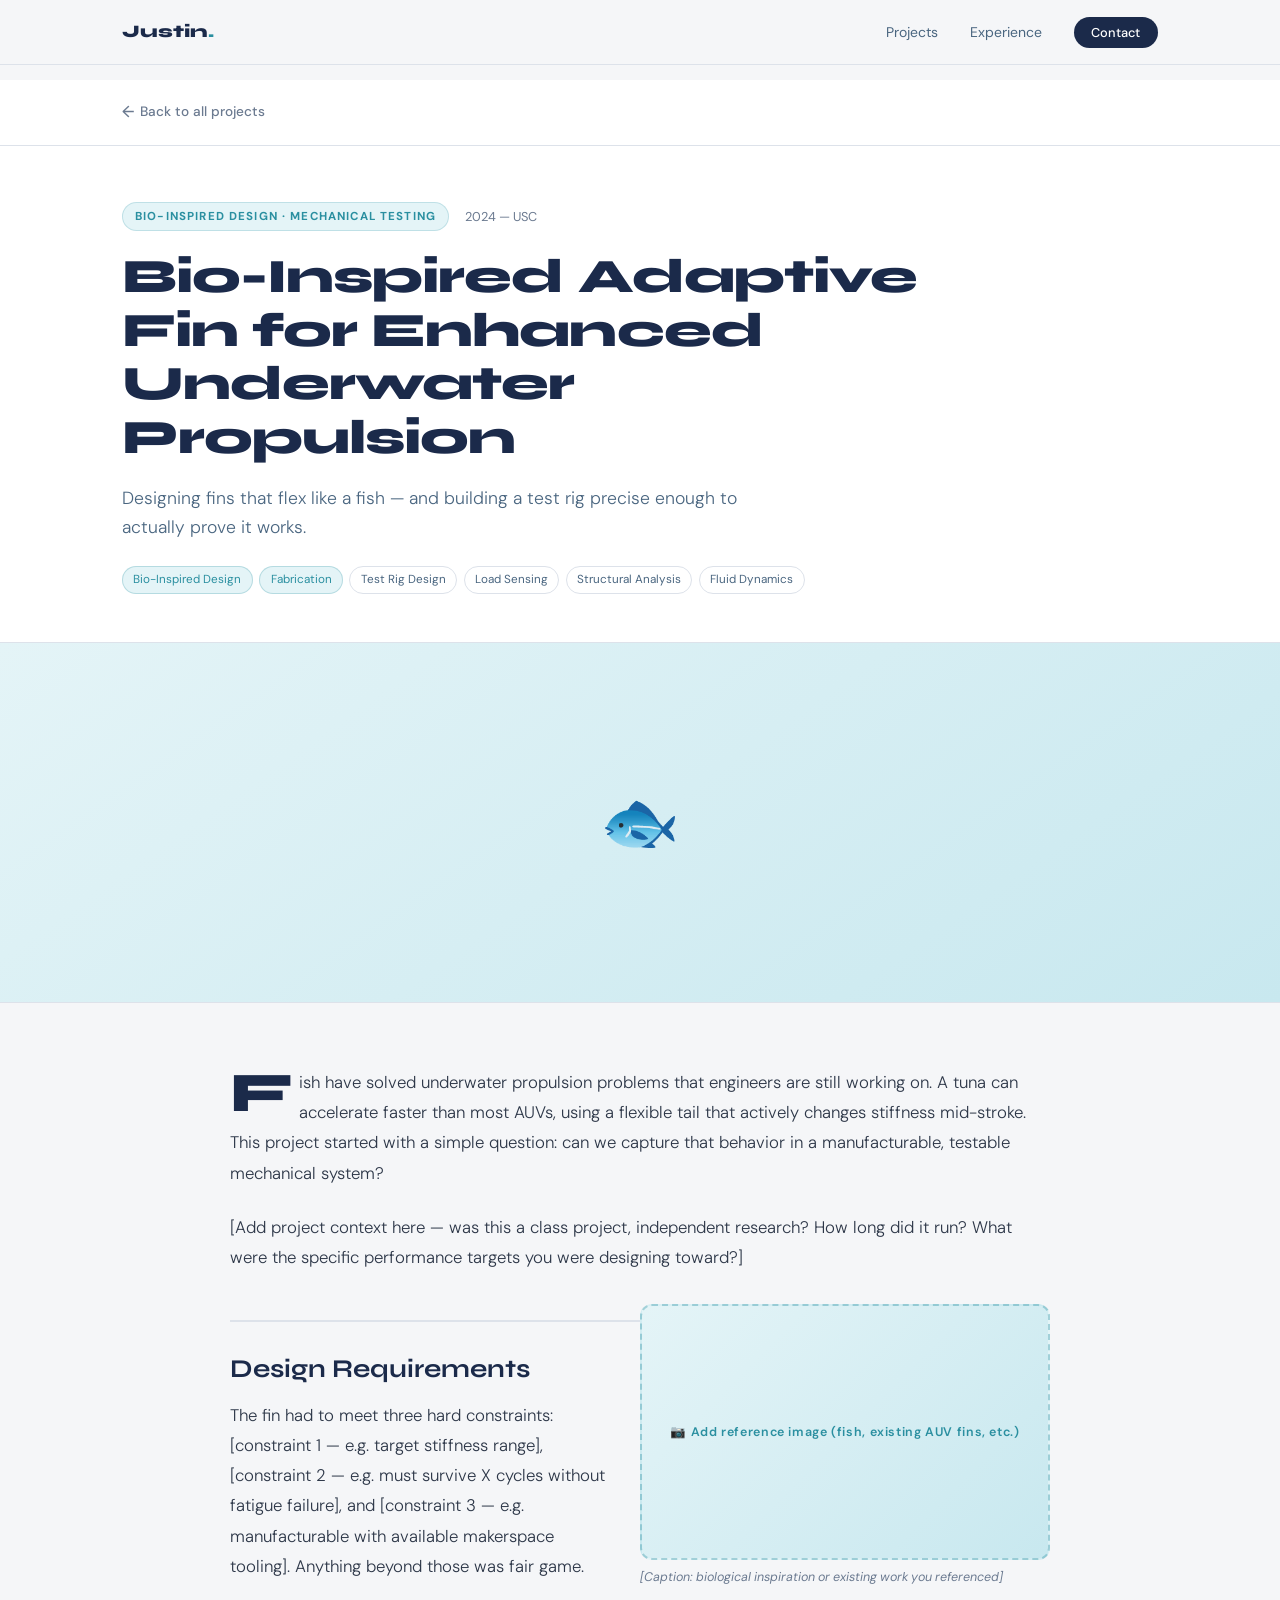
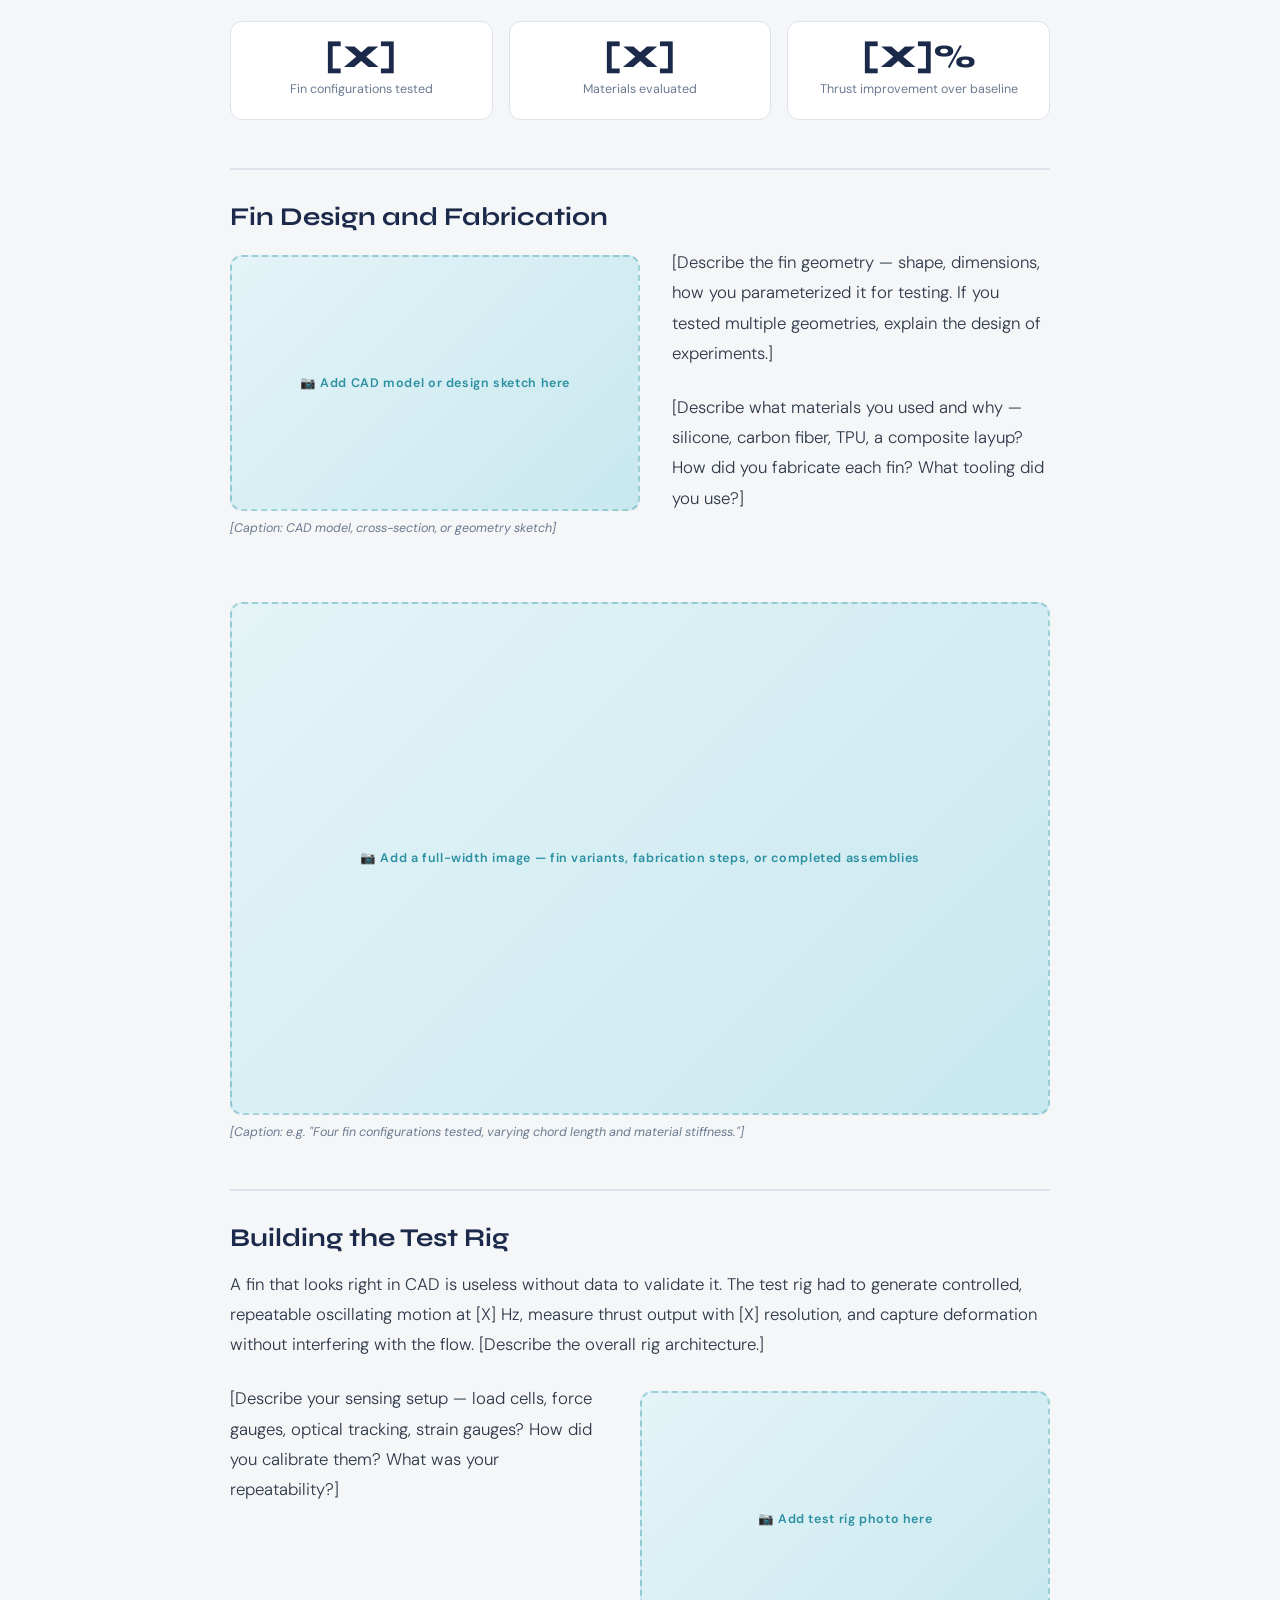
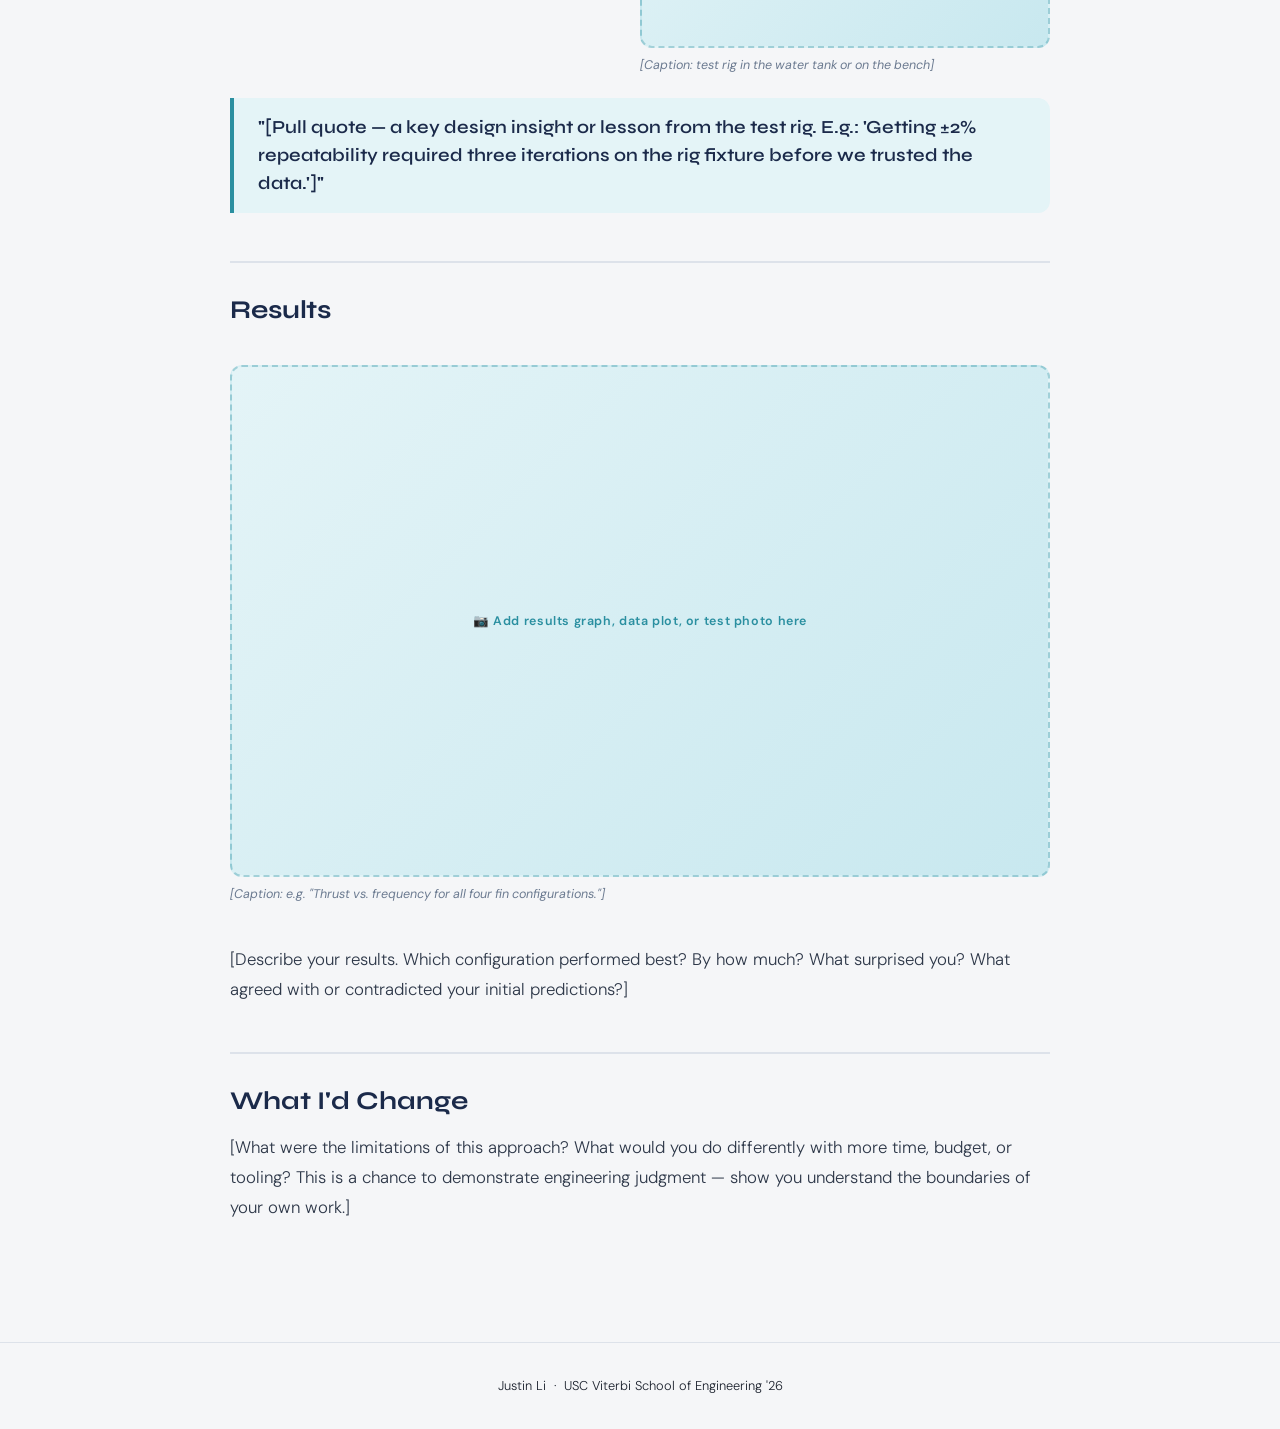
<file: projects/adaptive-fin.html>
<!DOCTYPE html>
<html lang="en">
<head>
  <meta charset="UTF-8" />
  <meta name="viewport" content="width=device-width, initial-scale=1.0" />
  <title>Bio-Inspired Adaptive Fin — Justin Li</title>
  <link rel="preconnect" href="https://fonts.googleapis.com" />
  <link rel="preconnect" href="https://fonts.gstatic.com" crossorigin />
  <link href="https://fonts.googleapis.com/css2?family=Syne:wght@400;500;600;700;800&family=DM+Sans:ital,opsz,wght@0,9..40,300;0,9..40,400;0,9..40,500;1,9..40,300&display=swap" rel="stylesheet" />
  <link rel="stylesheet" href="../style.css" />
  <link rel="stylesheet" href="project-style.css" />
</head>
<body class="project-page">

  <nav id="navbar">
    <div class="nav-inner">
      <a class="nav-logo" href="../index.html">Justin<span>.</span></a>
      <ul class="nav-links" id="navLinks">
        <li><a href="../index.html#projects">Projects</a></li>
        <li><a href="../index.html#experience">Experience</a></li>
        <li><a href="../index.html#contact" class="nav-cta">Contact</a></li>
      </ul>
      <div class="nav-toggle" id="navToggle"><span></span><span></span><span></span></div>
    </div>
  </nav>

  <div class="back-bar">
    <div class="container">
      <a href="../index.html#projects" class="back-link">Back to all projects</a>
    </div>
  </div>

  <div class="article-header">
    <div class="container">
      <div class="article-meta">
        <span class="article-category">Bio-Inspired Design · Mechanical Testing</span>
        <span class="article-date">2024 — USC</span>
      </div>
      <h1 class="article-title">Bio-Inspired Adaptive Fin for Enhanced Underwater Propulsion</h1>
      <p class="article-subtitle">Designing fins that flex like a fish — and building a test rig precise enough to actually prove it works.</p>
      <div class="article-tags">
        <span class="tag teal">Bio-Inspired Design</span>
        <span class="tag teal">Fabrication</span>
        <span class="tag">Test Rig Design</span>
        <span class="tag">Load Sensing</span>
        <span class="tag">Structural Analysis</span>
        <span class="tag">Fluid Dynamics</span>
      </div>
    </div>
  </div>

  <!--
    HERO IMAGE — replace this with:
    <img src="../images/fin-hero.jpg" alt="Adaptive fin test rig" class="article-hero-image" />
  -->
  <div class="article-hero-placeholder">🐟</div>

  <div class="article-body">
    <div class="container">
      <div class="article-content">

        <p class="lead-paragraph">
          <!-- EDIT: Opening paragraph — why fins, why adaptive, why does this matter? -->
          Fish have solved underwater propulsion problems that engineers are still working on. A tuna can accelerate faster than most AUVs, using a flexible tail that actively changes stiffness mid-stroke. This project started with a simple question: can we capture that behavior in a manufacturable, testable mechanical system?
        </p>

        <p>
          <!-- EDIT: More context — course, team, scope. -->
          [Add project context here — was this a class project, independent research? How long did it run? What were the specific performance targets you were designing toward?]
        </p>

        <!-- IMAGE: right float -->
        <figure class="img-right">
          <!--
            Replace with: <img src="../images/fin-inspiration.jpg" alt="Bio-inspiration reference" />
          -->
          <div class="img-placeholder">📷 Add reference image (fish, existing AUV fins, etc.)</div>
          <figcaption>[Caption: biological inspiration or existing work you referenced]</figcaption>
        </figure>

        <h2>Design Requirements</h2>

        <p>
          <!-- EDIT: What were your constraints? Stiffness targets, load limits, material restrictions, manufacturability requirements? -->
          The fin had to meet three hard constraints: [constraint 1 — e.g. target stiffness range], [constraint 2 — e.g. must survive X cycles without fatigue failure], and [constraint 3 — e.g. manufacturable with available makerspace tooling]. Anything beyond those was fair game.
        </p>

        <div class="stats-row">
          <div class="stat-box">
            <div class="num">[X]</div>
            <div class="desc">Fin configurations tested</div>
          </div>
          <div class="stat-box">
            <div class="num">[X]</div>
            <div class="desc">Materials evaluated</div>
          </div>
          <div class="stat-box">
            <div class="num">[X]%</div>
            <div class="desc">Thrust improvement over baseline</div>
          </div>
          <!-- EDIT: Replace with your real numbers -->
        </div>

        <h2>Fin Design and Fabrication</h2>

        <!-- IMAGE: left float -->
        <figure class="img-left">
          <!--
            Replace with: <img src="../images/fin-cad.jpg" alt="Fin CAD model" />
          -->
          <div class="img-placeholder">📷 Add CAD model or design sketch here</div>
          <figcaption>[Caption: CAD model, cross-section, or geometry sketch]</figcaption>
        </figure>

        <p>
          <!-- EDIT: How did you approach the geometry? What influenced the planform shape, chord distribution, flexibility gradient? -->
          [Describe the fin geometry — shape, dimensions, how you parameterized it for testing. If you tested multiple geometries, explain the design of experiments.]
        </p>

        <p>
          <!-- EDIT: Materials and fabrication process. -->
          [Describe what materials you used and why — silicone, carbon fiber, TPU, a composite layup? How did you fabricate each fin? What tooling did you use?]
        </p>

        <div class="clearfix"></div>

        <!-- IMAGE: full width — good for showing multiple fin variants side by side -->
        <figure class="img-center">
          <!--
            Replace with: <img src="../images/fin-variants.jpg" alt="All fin variants laid out" />
          -->
          <div class="img-placeholder">📷 Add a full-width image — fin variants, fabrication steps, or completed assemblies</div>
          <figcaption>[Caption: e.g. "Four fin configurations tested, varying chord length and material stiffness."]</figcaption>
        </figure>

        <h2>Building the Test Rig</h2>

        <p>
          <!-- EDIT: This is a critical section — show your engineering thinking. What made the rig hard to build? What did you instrument it with? -->
          A fin that looks right in CAD is useless without data to validate it. The test rig had to generate controlled, repeatable oscillating motion at [X] Hz, measure thrust output with [X] resolution, and capture deformation without interfering with the flow. [Describe the overall rig architecture.]
        </p>

        <!-- IMAGE: right float -->
        <figure class="img-right">
          <!--
            Replace with: <img src="../images/fin-rig.jpg" alt="Test rig assembly" />
          -->
          <div class="img-placeholder">📷 Add test rig photo here</div>
          <figcaption>[Caption: test rig in the water tank or on the bench]</figcaption>
        </figure>

        <p>
          <!-- EDIT: Sensing and instrumentation details. -->
          [Describe your sensing setup — load cells, force gauges, optical tracking, strain gauges? How did you calibrate them? What was your repeatability?]
        </p>

        <div class="pullquote">
          <p>"[Pull quote — a key design insight or lesson from the test rig. E.g.: 'Getting ±2% repeatability required three iterations on the rig fixture before we trusted the data.']"</p>
        </div>

        <h2>Results</h2>

        <!-- IMAGE: full width — good for showing test data plot or results comparison -->
        <figure class="img-center">
          <!--
            Replace with: <img src="../images/fin-results.jpg" alt="Thrust and deformation results" />
          -->
          <div class="img-placeholder">📷 Add results graph, data plot, or test photo here</div>
          <figcaption>[Caption: e.g. "Thrust vs. frequency for all four fin configurations."]</figcaption>
        </figure>

        <p>
          <!-- EDIT: What did the data show? Be specific — numbers, trends, surprises. -->
          [Describe your results. Which configuration performed best? By how much? What surprised you? What agreed with or contradicted your initial predictions?]
        </p>

        <h2>What I'd Change</h2>

        <p>
          <!-- EDIT: Honest reflection. -->
          [What were the limitations of this approach? What would you do differently with more time, budget, or tooling? This is a chance to demonstrate engineering judgment — show you understand the boundaries of your own work.]
        </p>

      </div>
    </div>
  </div>

  <footer>
    <p>Justin Li &nbsp;·&nbsp; USC Viterbi School of Engineering '26</p>
  </footer>

  <script>
    const navbar = document.getElementById('navbar');
    window.addEventListener('scroll', () => navbar.classList.toggle('scrolled', window.scrollY > 20));
    const toggle = document.getElementById('navToggle');
    const navLinks = document.getElementById('navLinks');
    toggle.addEventListener('click', () => navLinks.classList.toggle('open'));
    navLinks.querySelectorAll('a').forEach(l => l.addEventListener('click', () => navLinks.classList.remove('open')));
  </script>

</body>
</html>
</file>
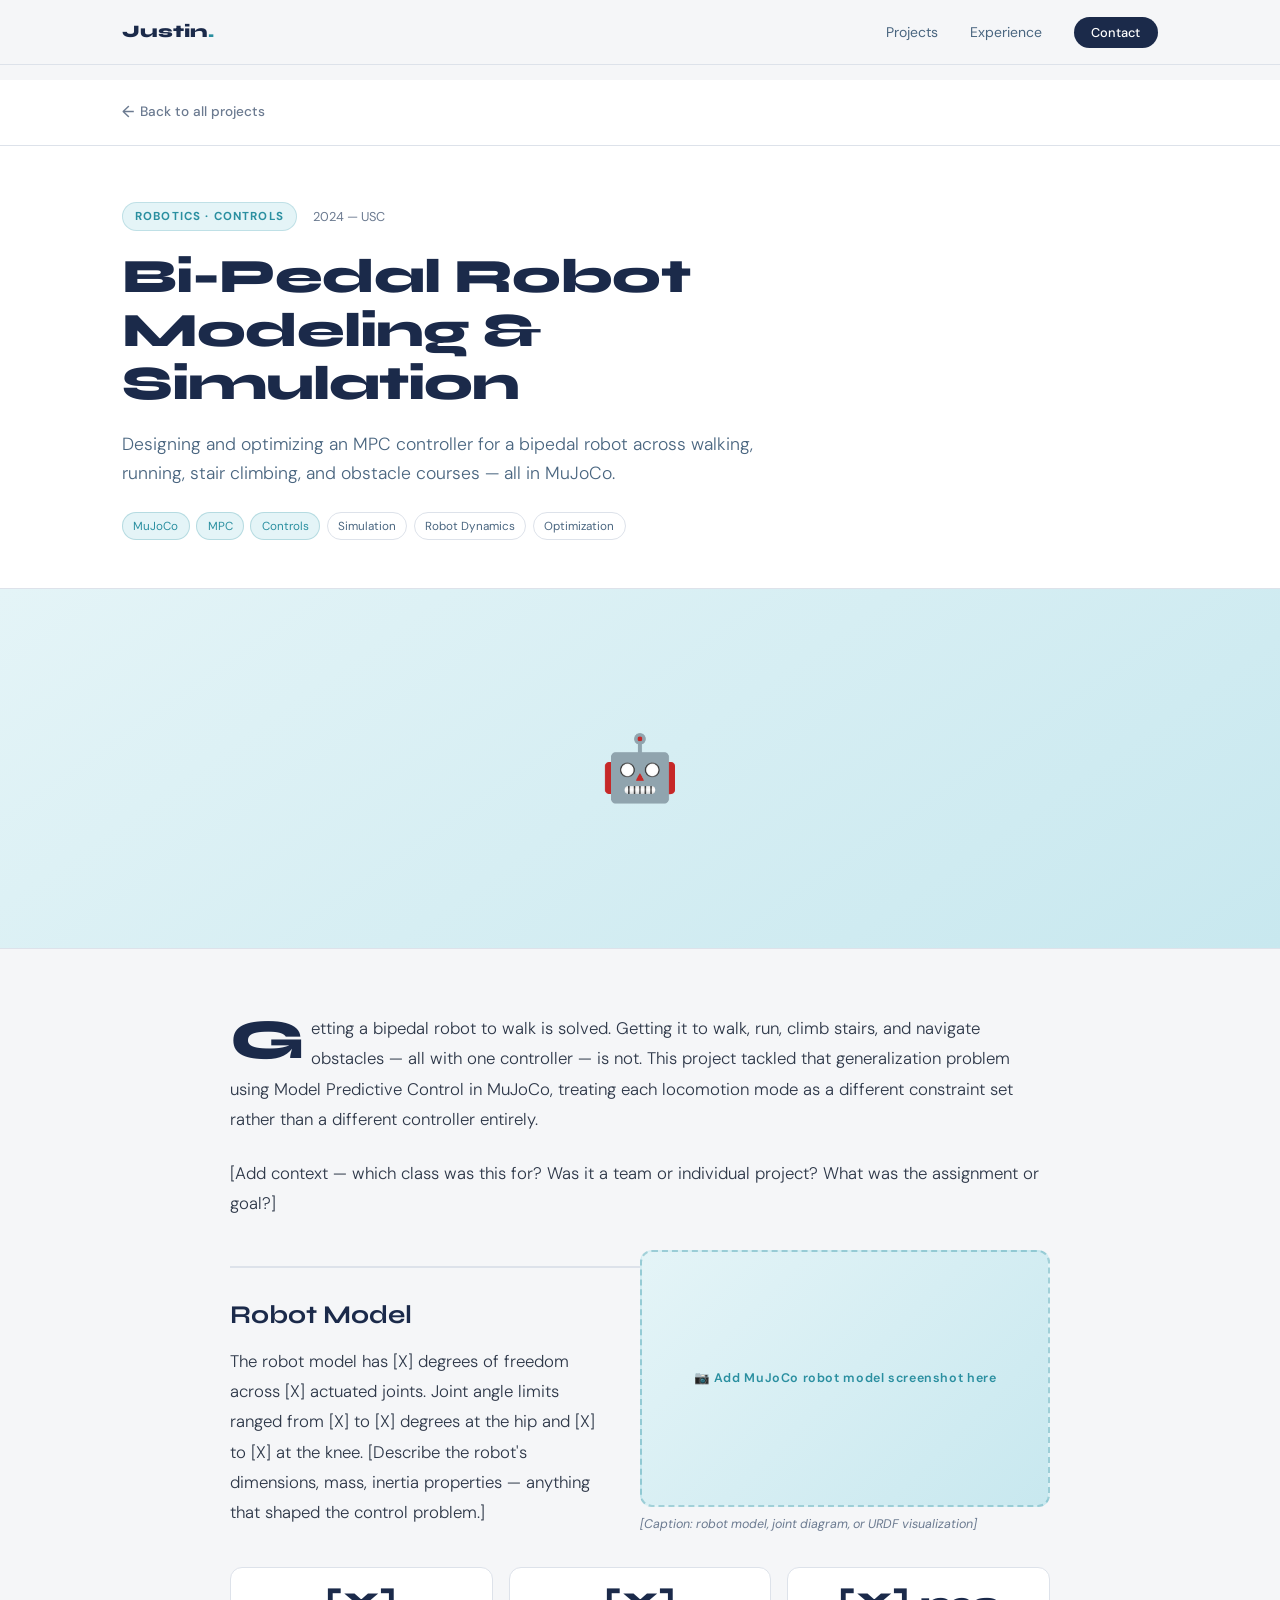
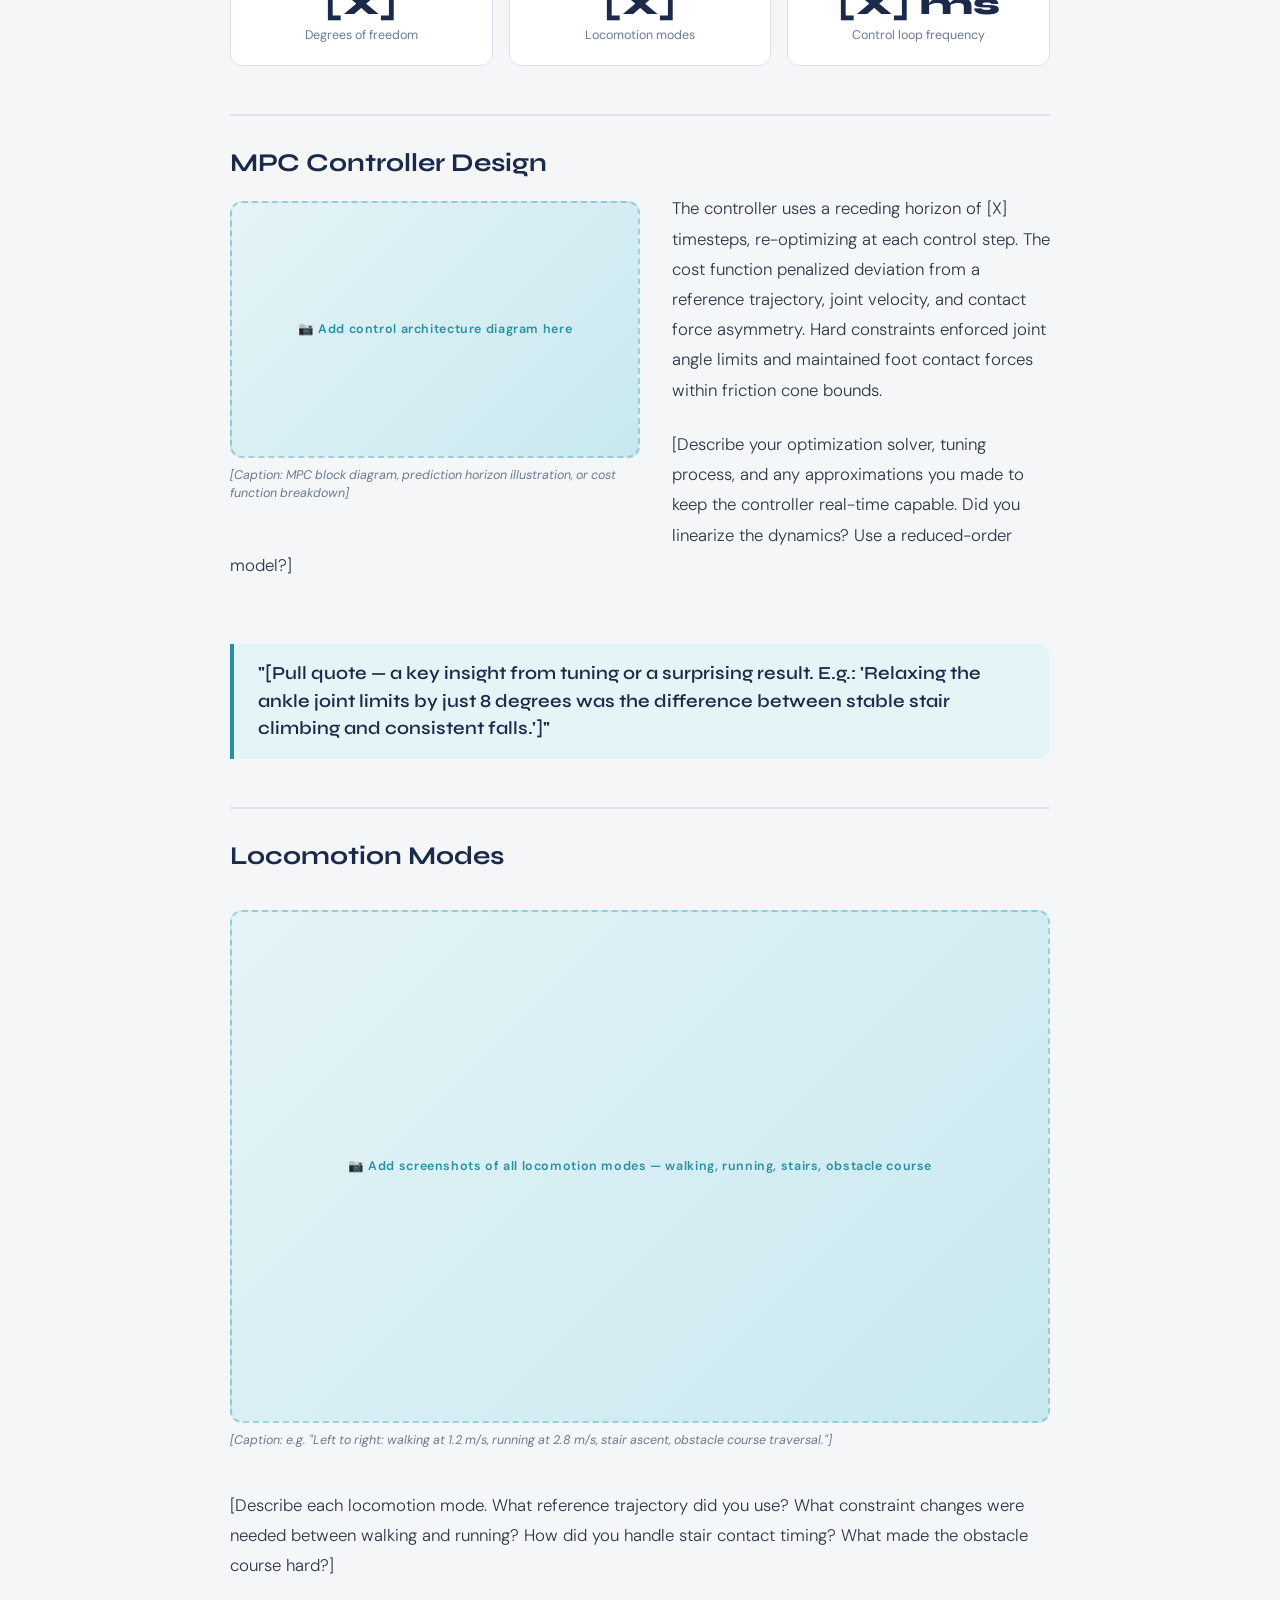
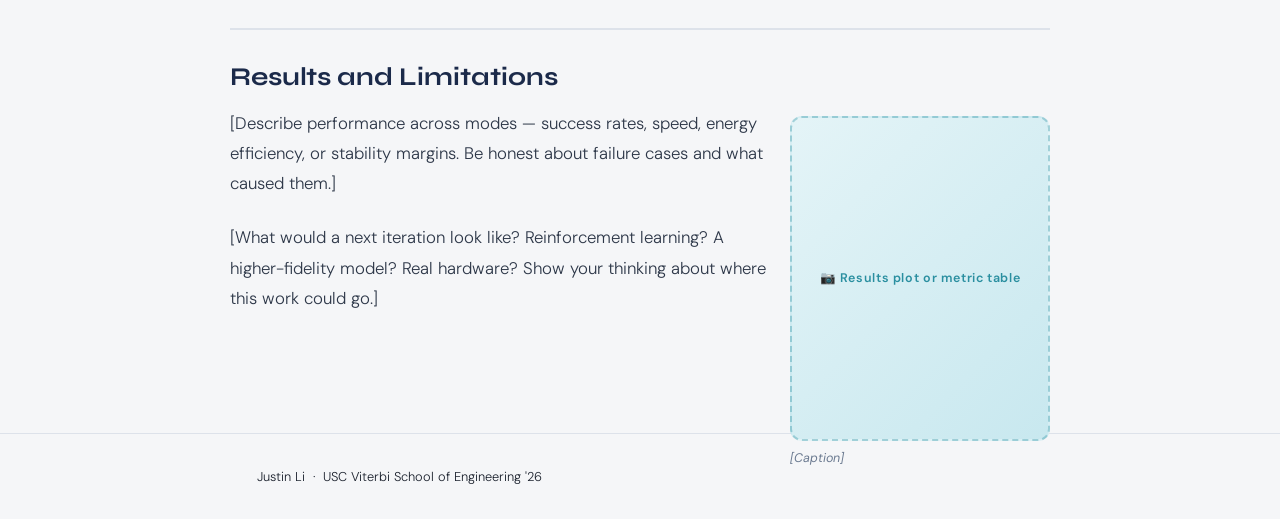
<file: projects/bipedal-robot.html>
<!DOCTYPE html>
<html lang="en">
<head>
  <meta charset="UTF-8" />
  <meta name="viewport" content="width=device-width, initial-scale=1.0" />
  <title>Bi-Pedal Robot Simulation — Justin Li</title>
  <link rel="preconnect" href="https://fonts.googleapis.com" />
  <link rel="preconnect" href="https://fonts.gstatic.com" crossorigin />
  <link href="https://fonts.googleapis.com/css2?family=Syne:wght@400;500;600;700;800&family=DM+Sans:ital,opsz,wght@0,9..40,300;0,9..40,400;0,9..40,500;1,9..40,300&display=swap" rel="stylesheet" />
  <link rel="stylesheet" href="../style.css" />
  <link rel="stylesheet" href="project-style.css" />
</head>
<body class="project-page">

  <nav id="navbar">
    <div class="nav-inner">
      <a class="nav-logo" href="../index.html">Justin<span>.</span></a>
      <ul class="nav-links" id="navLinks">
        <li><a href="../index.html#projects">Projects</a></li>
        <li><a href="../index.html#experience">Experience</a></li>
        <li><a href="../index.html#contact" class="nav-cta">Contact</a></li>
      </ul>
      <div class="nav-toggle" id="navToggle"><span></span><span></span><span></span></div>
    </div>
  </nav>

  <div class="back-bar">
    <div class="container">
      <a href="../index.html#projects" class="back-link">Back to all projects</a>
    </div>
  </div>

  <div class="article-header">
    <div class="container">
      <div class="article-meta">
        <span class="article-category">Robotics · Controls</span>
        <span class="article-date">2024 — USC</span>
      </div>
      <h1 class="article-title">Bi-Pedal Robot Modeling &amp; Simulation</h1>
      <p class="article-subtitle">Designing and optimizing an MPC controller for a bipedal robot across walking, running, stair climbing, and obstacle courses — all in MuJoCo.</p>
      <div class="article-tags">
        <span class="tag teal">MuJoCo</span>
        <span class="tag teal">MPC</span>
        <span class="tag teal">Controls</span>
        <span class="tag">Simulation</span>
        <span class="tag">Robot Dynamics</span>
        <span class="tag">Optimization</span>
      </div>
    </div>
  </div>

  <!--
    HERO IMAGE — replace this with:
    <img src="../images/robot-hero.jpg" alt="Bipedal robot simulation" class="article-hero-image" />
  -->
  <div class="article-hero-placeholder">🤖</div>

  <div class="article-body">
    <div class="container">
      <div class="article-content">

        <p class="lead-paragraph">
          <!-- EDIT: Opening — frame the problem. Why is bipedal locomotion hard? What makes MPC a good fit? -->
          Getting a bipedal robot to walk is solved. Getting it to walk, run, climb stairs, and navigate obstacles — all with one controller — is not. This project tackled that generalization problem using Model Predictive Control in MuJoCo, treating each locomotion mode as a different constraint set rather than a different controller entirely.
        </p>

        <p>
          <!-- EDIT: Course or research context. -->
          [Add context — which class was this for? Was it a team or individual project? What was the assignment or goal?]
        </p>

        <!-- IMAGE: right float -->
        <figure class="img-right">
          <!--
            Replace with: <img src="../images/robot-model.jpg" alt="Robot model in MuJoCo" />
          -->
          <div class="img-placeholder">📷 Add MuJoCo robot model screenshot here</div>
          <figcaption>[Caption: robot model, joint diagram, or URDF visualization]</figcaption>
        </figure>

        <h2>Robot Model</h2>

        <p>
          <!-- EDIT: Describe the robot. How many DOF? What joint limits? Where did the model come from? -->
          The robot model has [X] degrees of freedom across [X] actuated joints. Joint angle limits ranged from [X] to [X] degrees at the hip and [X] to [X] at the knee. [Describe the robot's dimensions, mass, inertia properties — anything that shaped the control problem.]
        </p>

        <div class="stats-row">
          <div class="stat-box">
            <div class="num">[X]</div>
            <div class="desc">Degrees of freedom</div>
          </div>
          <div class="stat-box">
            <div class="num">[X]</div>
            <div class="desc">Locomotion modes</div>
          </div>
          <div class="stat-box">
            <div class="num">[X] ms</div>
            <div class="desc">Control loop frequency</div>
          </div>
          <!-- EDIT: Replace with real numbers -->
        </div>

        <h2>MPC Controller Design</h2>

        <!-- IMAGE: left float — good for a diagram or block diagram -->
        <figure class="img-left">
          <!--
            Replace with: <img src="../images/robot-control-diagram.jpg" alt="MPC control diagram" />
          -->
          <div class="img-placeholder">📷 Add control architecture diagram here</div>
          <figcaption>[Caption: MPC block diagram, prediction horizon illustration, or cost function breakdown]</figcaption>
        </figure>

        <p>
          <!-- EDIT: Describe the MPC formulation — prediction horizon, cost function, constraints. -->
          The controller uses a receding horizon of [X] timesteps, re-optimizing at each control step. The cost function penalized deviation from a reference trajectory, joint velocity, and contact force asymmetry. Hard constraints enforced joint angle limits and maintained foot contact forces within friction cone bounds.
        </p>

        <p>
          <!-- EDIT: How did you tune it? What software/solvers did you use? -->
          [Describe your optimization solver, tuning process, and any approximations you made to keep the controller real-time capable. Did you linearize the dynamics? Use a reduced-order model?]
        </p>

        <div class="clearfix"></div>

        <div class="pullquote">
          <p>"[Pull quote — a key insight from tuning or a surprising result. E.g.: 'Relaxing the ankle joint limits by just 8 degrees was the difference between stable stair climbing and consistent falls.']"</p>
        </div>

        <h2>Locomotion Modes</h2>

        <!-- IMAGE: full width — show all 4 modes side by side if possible -->
        <figure class="img-center">
          <!--
            Replace with: <img src="../images/robot-modes.jpg" alt="Four locomotion modes" />
          -->
          <div class="img-placeholder">📷 Add screenshots of all locomotion modes — walking, running, stairs, obstacle course</div>
          <figcaption>[Caption: e.g. "Left to right: walking at 1.2 m/s, running at 2.8 m/s, stair ascent, obstacle course traversal."]</figcaption>
        </figure>

        <p>
          <!-- EDIT: Walk through each mode — what changed in the controller, what were the challenges? -->
          [Describe each locomotion mode. What reference trajectory did you use? What constraint changes were needed between walking and running? How did you handle stair contact timing? What made the obstacle course hard?]
        </p>

        <h2>Results and Limitations</h2>

        <!-- IMAGE: small float right — good for a results plot or metric comparison -->
        <figure class="img-small">
          <!--
            Replace with: <img src="../images/robot-results.jpg" alt="Performance metrics" />
          -->
          <div class="img-placeholder tall">📷 Results plot or metric table</div>
          <figcaption>[Caption]</figcaption>
        </figure>

        <p>
          <!-- EDIT: What did the controller achieve? What metrics did you hit? Where did it fail? -->
          [Describe performance across modes — success rates, speed, energy efficiency, or stability margins. Be honest about failure cases and what caused them.]
        </p>

        <p>
          <!-- EDIT: What would you change? -->
          [What would a next iteration look like? Reinforcement learning? A higher-fidelity model? Real hardware? Show your thinking about where this work could go.]
        </p>

      </div>
    </div>
  </div>

  <footer>
    <p>Justin Li &nbsp;·&nbsp; USC Viterbi School of Engineering '26</p>
  </footer>

  <script>
    const navbar = document.getElementById('navbar');
    window.addEventListener('scroll', () => navbar.classList.toggle('scrolled', window.scrollY > 20));
    const toggle = document.getElementById('navToggle');
    const navLinks = document.getElementById('navLinks');
    toggle.addEventListener('click', () => navLinks.classList.toggle('open'));
    navLinks.querySelectorAll('a').forEach(l => l.addEventListener('click', () => navLinks.classList.remove('open')));
  </script>

</body>
</html>
</file>
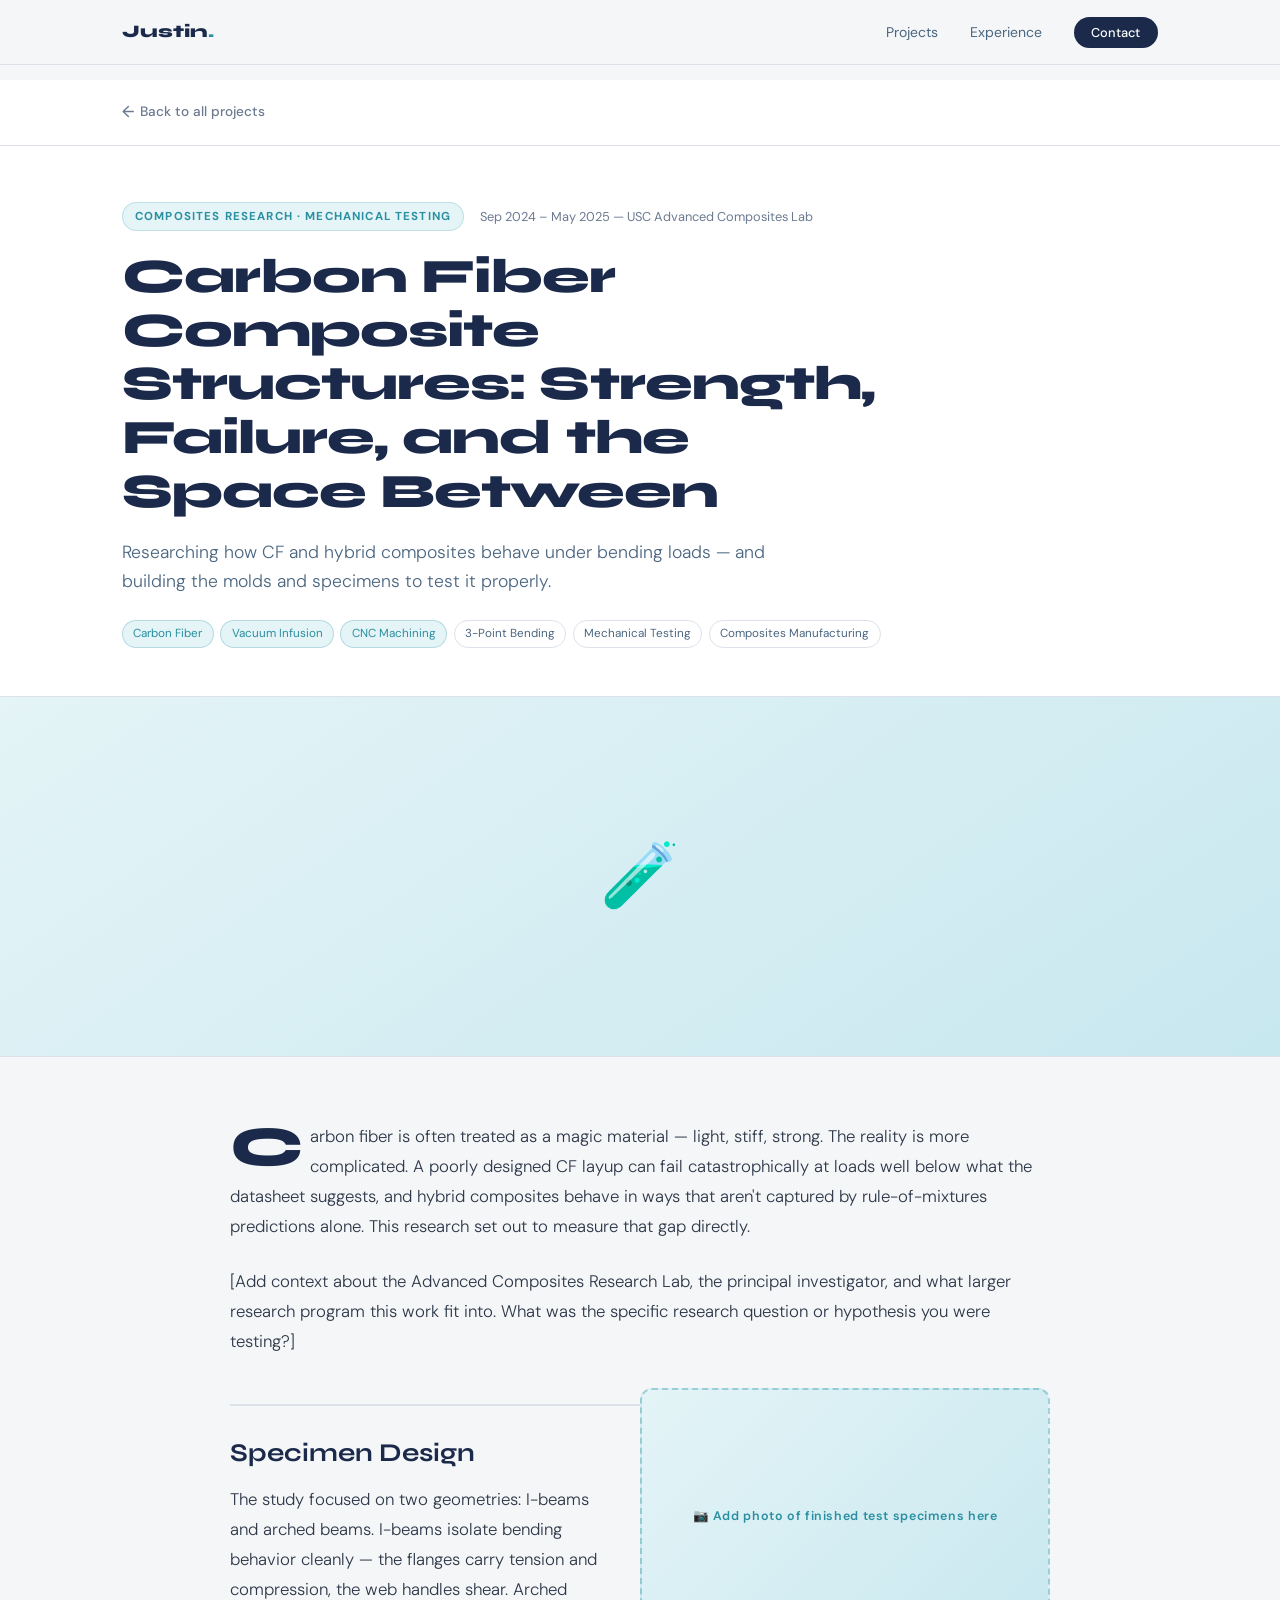
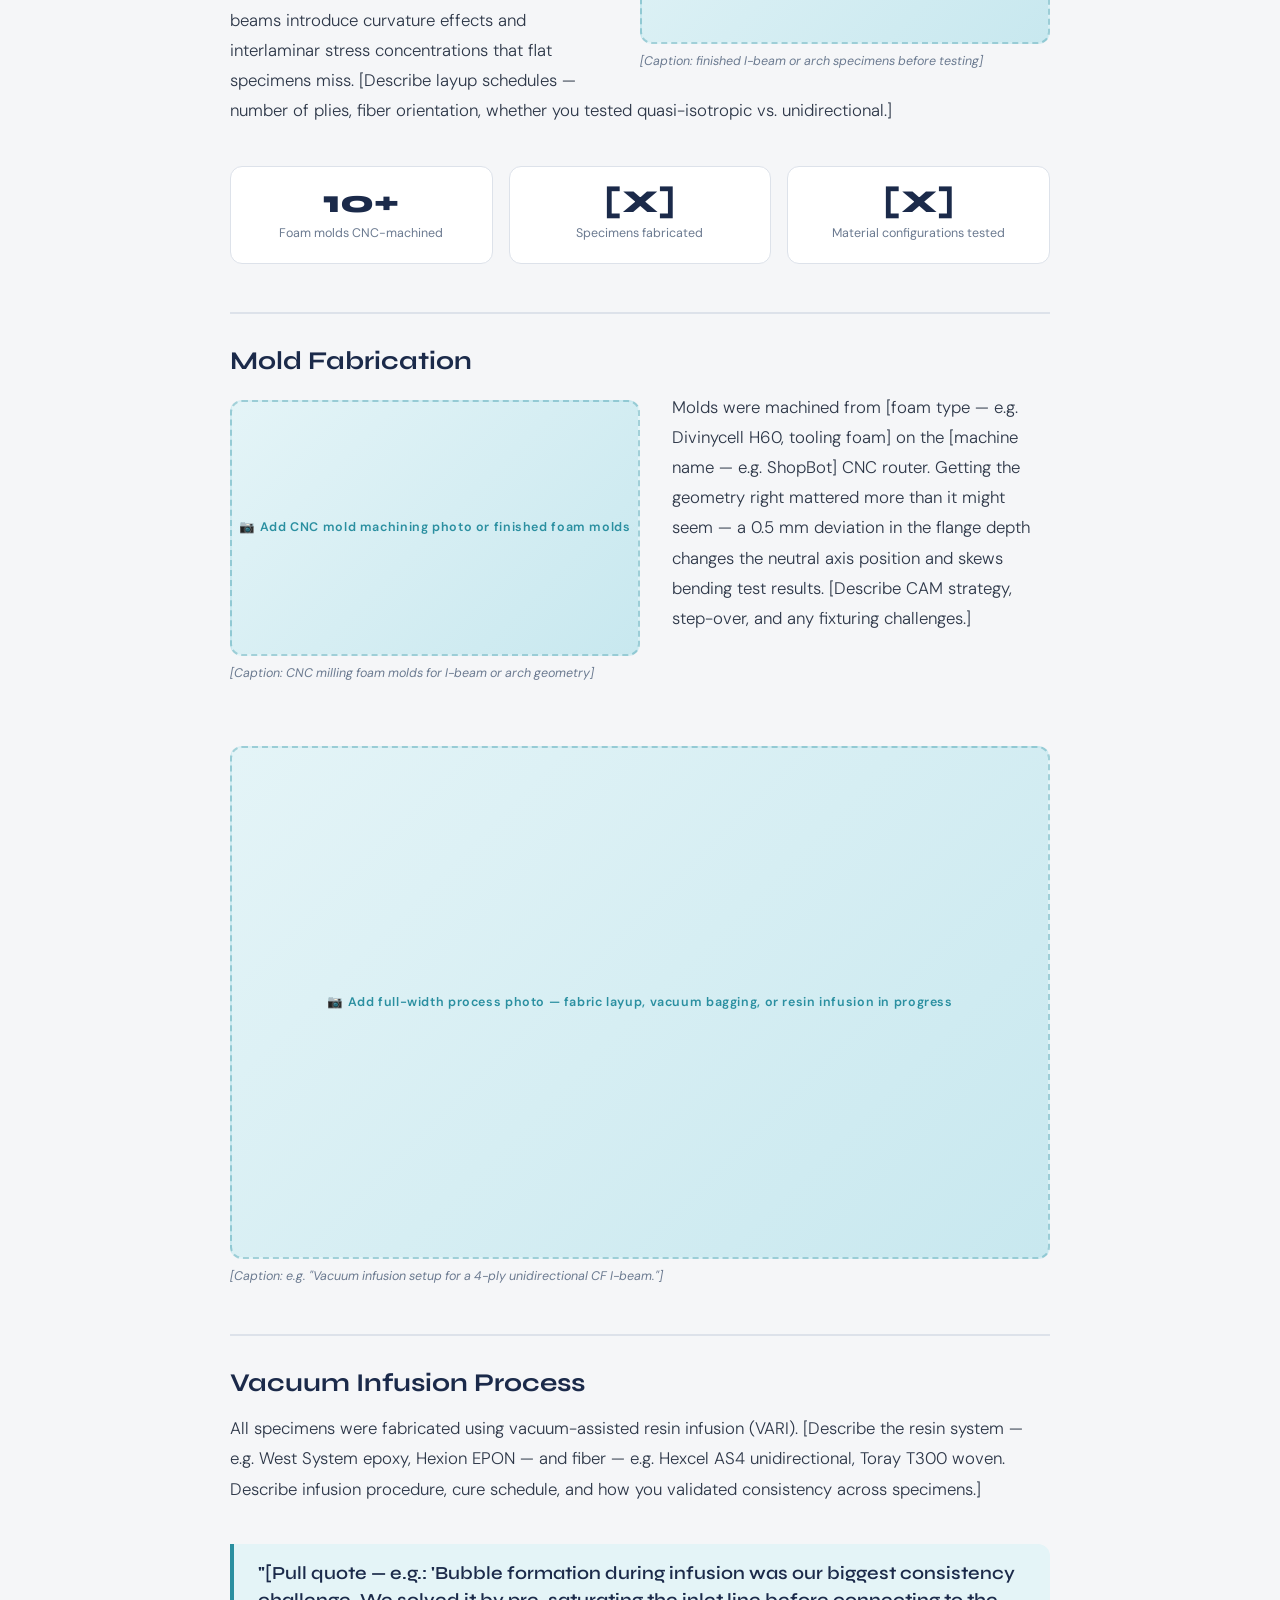
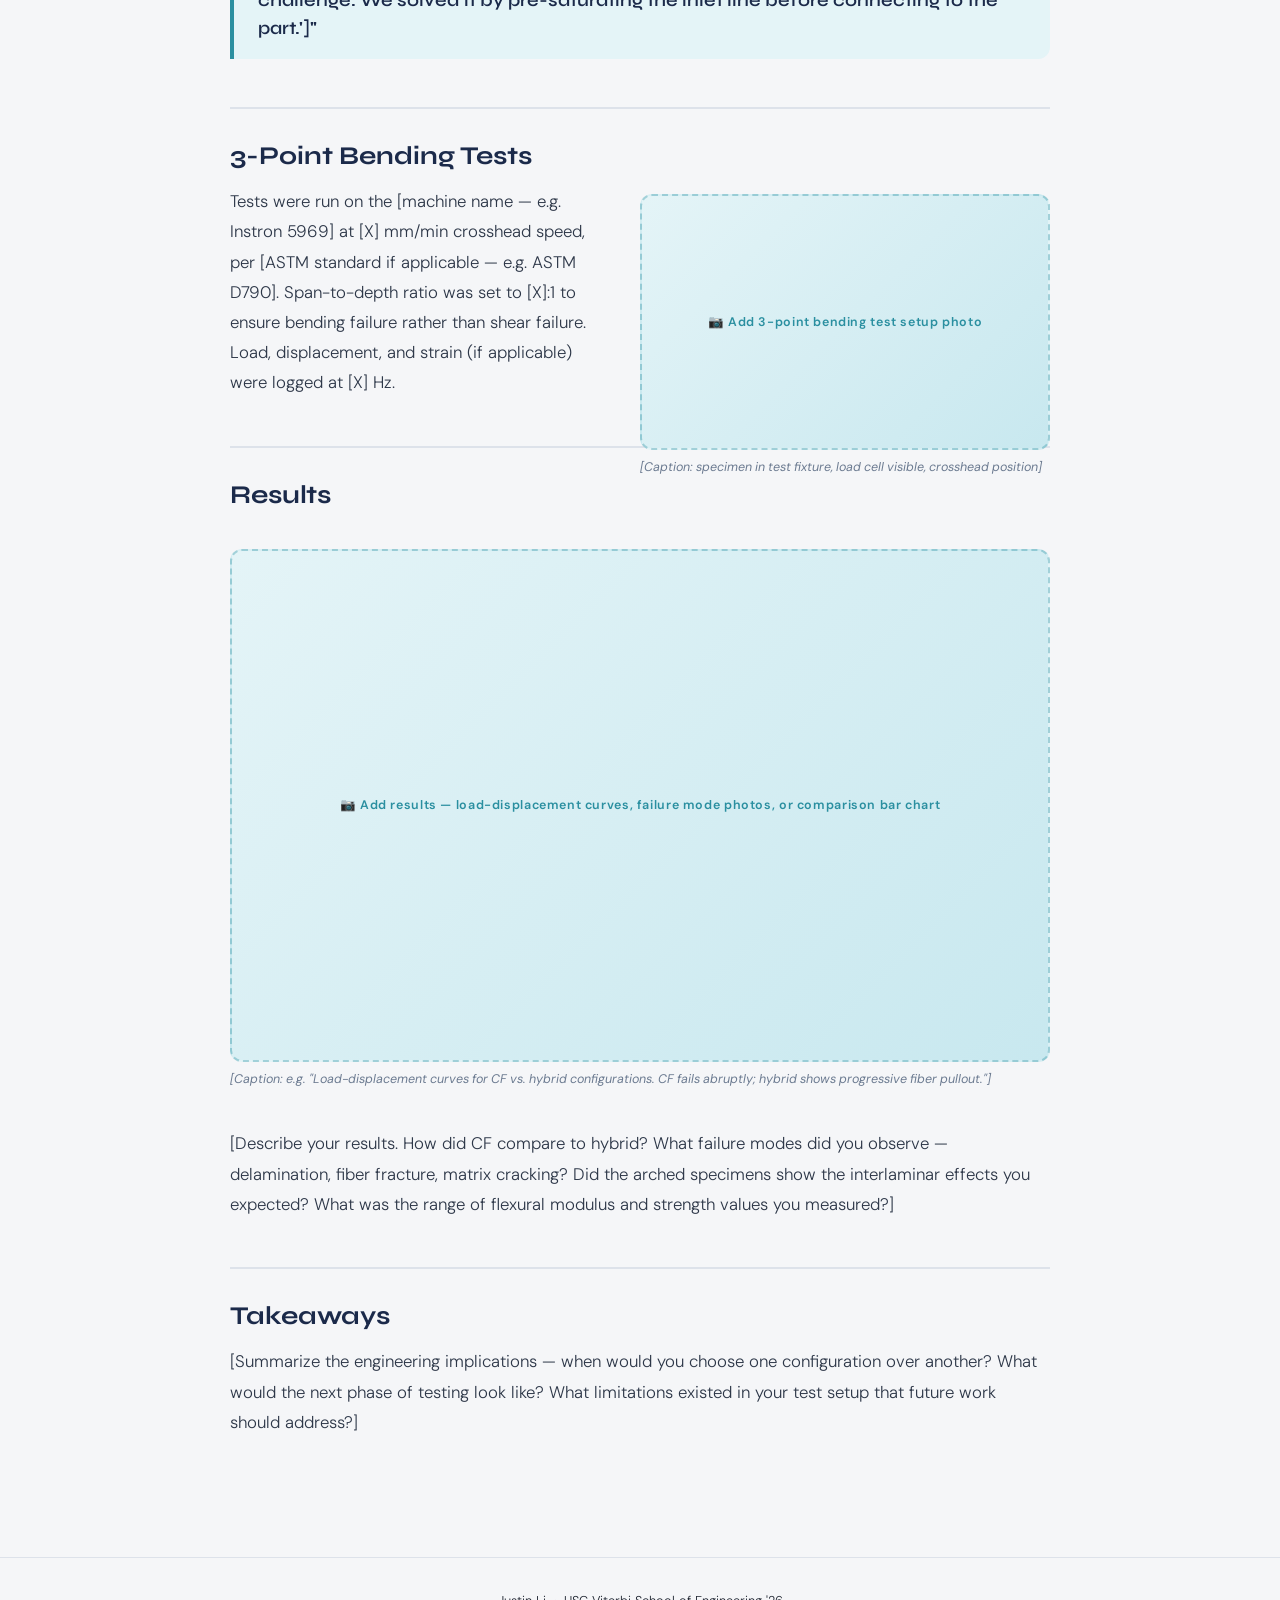
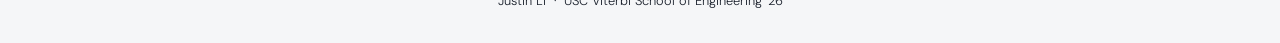
<file: projects/composites.html>
<!DOCTYPE html>
<html lang="en">
<head>
  <meta charset="UTF-8" />
  <meta name="viewport" content="width=device-width, initial-scale=1.0" />
  <title>Carbon Fiber Composites — Justin Li</title>
  <link rel="preconnect" href="https://fonts.googleapis.com" />
  <link rel="preconnect" href="https://fonts.gstatic.com" crossorigin />
  <link href="https://fonts.googleapis.com/css2?family=Syne:wght@400;500;600;700;800&family=DM+Sans:ital,opsz,wght@0,9..40,300;0,9..40,400;0,9..40,500;1,9..40,300&display=swap" rel="stylesheet" />
  <link rel="stylesheet" href="../style.css" />
  <link rel="stylesheet" href="project-style.css" />
</head>
<body class="project-page">

  <nav id="navbar">
    <div class="nav-inner">
      <a class="nav-logo" href="../index.html">Justin<span>.</span></a>
      <ul class="nav-links" id="navLinks">
        <li><a href="../index.html#projects">Projects</a></li>
        <li><a href="../index.html#experience">Experience</a></li>
        <li><a href="../index.html#contact" class="nav-cta">Contact</a></li>
      </ul>
      <div class="nav-toggle" id="navToggle"><span></span><span></span><span></span></div>
    </div>
  </nav>

  <div class="back-bar">
    <div class="container">
      <a href="../index.html#projects" class="back-link">Back to all projects</a>
    </div>
  </div>

  <div class="article-header">
    <div class="container">
      <div class="article-meta">
        <span class="article-category">Composites Research · Mechanical Testing</span>
        <span class="article-date">Sep 2024 – May 2025 — USC Advanced Composites Lab</span>
      </div>
      <h1 class="article-title">Carbon Fiber Composite Structures: Strength, Failure, and the Space Between</h1>
      <p class="article-subtitle">Researching how CF and hybrid composites behave under bending loads — and building the molds and specimens to test it properly.</p>
      <div class="article-tags">
        <span class="tag teal">Carbon Fiber</span>
        <span class="tag teal">Vacuum Infusion</span>
        <span class="tag teal">CNC Machining</span>
        <span class="tag">3-Point Bending</span>
        <span class="tag">Mechanical Testing</span>
        <span class="tag">Composites Manufacturing</span>
      </div>
    </div>
  </div>

  <!--
    HERO IMAGE — replace this with:
    <img src="../images/composites-hero.jpg" alt="Carbon fiber composite specimens" class="article-hero-image" />
  -->
  <div class="article-hero-placeholder">🧪</div>

  <div class="article-body">
    <div class="container">
      <div class="article-content">

        <p class="lead-paragraph">
          <!-- EDIT: Opening — why does this research matter? What's the practical application? -->
          Carbon fiber is often treated as a magic material — light, stiff, strong. The reality is more complicated. A poorly designed CF layup can fail catastrophically at loads well below what the datasheet suggests, and hybrid composites behave in ways that aren't captured by rule-of-mixtures predictions alone. This research set out to measure that gap directly.
        </p>

        <p>
          <!-- EDIT: Research context — what was the lab's broader goal? What specific question were you answering? -->
          [Add context about the Advanced Composites Research Lab, the principal investigator, and what larger research program this work fit into. What was the specific research question or hypothesis you were testing?]
        </p>

        <!-- IMAGE: right float -->
        <figure class="img-right">
          <!--
            Replace with: <img src="../images/composites-specimens.jpg" alt="Composite test specimens" />
          -->
          <div class="img-placeholder">📷 Add photo of finished test specimens here</div>
          <figcaption>[Caption: finished I-beam or arch specimens before testing]</figcaption>
        </figure>

        <h2>Specimen Design</h2>

        <p>
          <!-- EDIT: What geometries did you test? Why I-beams and arched beams? What were the layup schedules? -->
          The study focused on two geometries: I-beams and arched beams. I-beams isolate bending behavior cleanly — the flanges carry tension and compression, the web handles shear. Arched beams introduce curvature effects and interlaminar stress concentrations that flat specimens miss. [Describe layup schedules — number of plies, fiber orientation, whether you tested quasi-isotropic vs. unidirectional.]
        </p>

        <div class="stats-row">
          <div class="stat-box">
            <div class="num">10+</div>
            <div class="desc">Foam molds CNC-machined</div>
          </div>
          <div class="stat-box">
            <div class="num">[X]</div>
            <div class="desc">Specimens fabricated</div>
          </div>
          <div class="stat-box">
            <div class="num">[X]</div>
            <div class="desc">Material configurations tested</div>
          </div>
          <!-- EDIT: Replace last stat -->
        </div>

        <h2>Mold Fabrication</h2>

        <!-- IMAGE: left float -->
        <figure class="img-left">
          <!--
            Replace with: <img src="../images/composites-molds.jpg" alt="CNC-machined foam molds" />
          -->
          <div class="img-placeholder">📷 Add CNC mold machining photo or finished foam molds</div>
          <figcaption>[Caption: CNC milling foam molds for I-beam or arch geometry]</figcaption>
        </figure>

        <p>
          <!-- EDIT: Describe the mold design and CNC process. What foam? What tolerances mattered? What toolpaths? -->
          Molds were machined from [foam type — e.g. Divinycell H60, tooling foam] on the [machine name — e.g. ShopBot] CNC router. Getting the geometry right mattered more than it might seem — a 0.5 mm deviation in the flange depth changes the neutral axis position and skews bending test results. [Describe CAM strategy, step-over, and any fixturing challenges.]
        </p>

        <div class="clearfix"></div>

        <!-- IMAGE: full width — layup or infusion process -->
        <figure class="img-center">
          <!--
            Replace with: <img src="../images/composites-layup.jpg" alt="Vacuum infusion layup" />
          -->
          <div class="img-placeholder">📷 Add full-width process photo — fabric layup, vacuum bagging, or resin infusion in progress</div>
          <figcaption>[Caption: e.g. "Vacuum infusion setup for a 4-ply unidirectional CF I-beam."]</figcaption>
        </figure>

        <h2>Vacuum Infusion Process</h2>

        <p>
          <!-- EDIT: Walk through the infusion process. What resin system? What fiber? What was your process for getting consistent fiber volume fraction? -->
          All specimens were fabricated using vacuum-assisted resin infusion (VARI). [Describe the resin system — e.g. West System epoxy, Hexion EPON — and fiber — e.g. Hexcel AS4 unidirectional, Toray T300 woven. Describe infusion procedure, cure schedule, and how you validated consistency across specimens.]
        </p>

        <div class="pullquote">
          <p>"[Pull quote — e.g.: 'Bubble formation during infusion was our biggest consistency challenge. We solved it by pre-saturating the inlet line before connecting to the part.']"</p>
        </div>

        <h2>3-Point Bending Tests</h2>

        <!-- IMAGE: right float — test setup -->
        <figure class="img-right">
          <!--
            Replace with: <img src="../images/composites-testing.jpg" alt="3-point bending test setup" />
          -->
          <div class="img-placeholder">📷 Add 3-point bending test setup photo</div>
          <figcaption>[Caption: specimen in test fixture, load cell visible, crosshead position]</figcaption>
        </figure>

        <p>
          <!-- EDIT: Test setup — machine, fixture geometry, load rate, what you measured. -->
          Tests were run on the [machine name — e.g. Instron 5969] at [X] mm/min crosshead speed, per [ASTM standard if applicable — e.g. ASTM D790]. Span-to-depth ratio was set to [X]:1 to ensure bending failure rather than shear failure. Load, displacement, and strain (if applicable) were logged at [X] Hz.
        </p>

        <h2>Results</h2>

        <!-- IMAGE: full width — load-displacement curves or failure mode photos -->
        <figure class="img-center">
          <!--
            Replace with: <img src="../images/composites-results.jpg" alt="Load-displacement curves and failure modes" />
          -->
          <div class="img-placeholder">📷 Add results — load-displacement curves, failure mode photos, or comparison bar chart</div>
          <figcaption>[Caption: e.g. "Load-displacement curves for CF vs. hybrid configurations. CF fails abruptly; hybrid shows progressive fiber pullout."]</figcaption>
        </figure>

        <p>
          <!-- EDIT: What did the data show? Specific numbers, failure modes, comparison between configurations. -->
          [Describe your results. How did CF compare to hybrid? What failure modes did you observe — delamination, fiber fracture, matrix cracking? Did the arched specimens show the interlaminar effects you expected? What was the range of flexural modulus and strength values you measured?]
        </p>

        <h2>Takeaways</h2>

        <p>
          <!-- EDIT: What does this research mean for actual structural applications? What would you do differently? -->
          [Summarize the engineering implications — when would you choose one configuration over another? What would the next phase of testing look like? What limitations existed in your test setup that future work should address?]
        </p>

      </div>
    </div>
  </div>

  <footer>
    <p>Justin Li &nbsp;·&nbsp; USC Viterbi School of Engineering '26</p>
  </footer>

  <script>
    const navbar = document.getElementById('navbar');
    window.addEventListener('scroll', () => navbar.classList.toggle('scrolled', window.scrollY > 20));
    const toggle = document.getElementById('navToggle');
    const navLinks = document.getElementById('navLinks');
    toggle.addEventListener('click', () => navLinks.classList.toggle('open'));
    navLinks.querySelectorAll('a').forEach(l => l.addEventListener('click', () => navLinks.classList.remove('open')));
  </script>

</body>
</html>
</file>
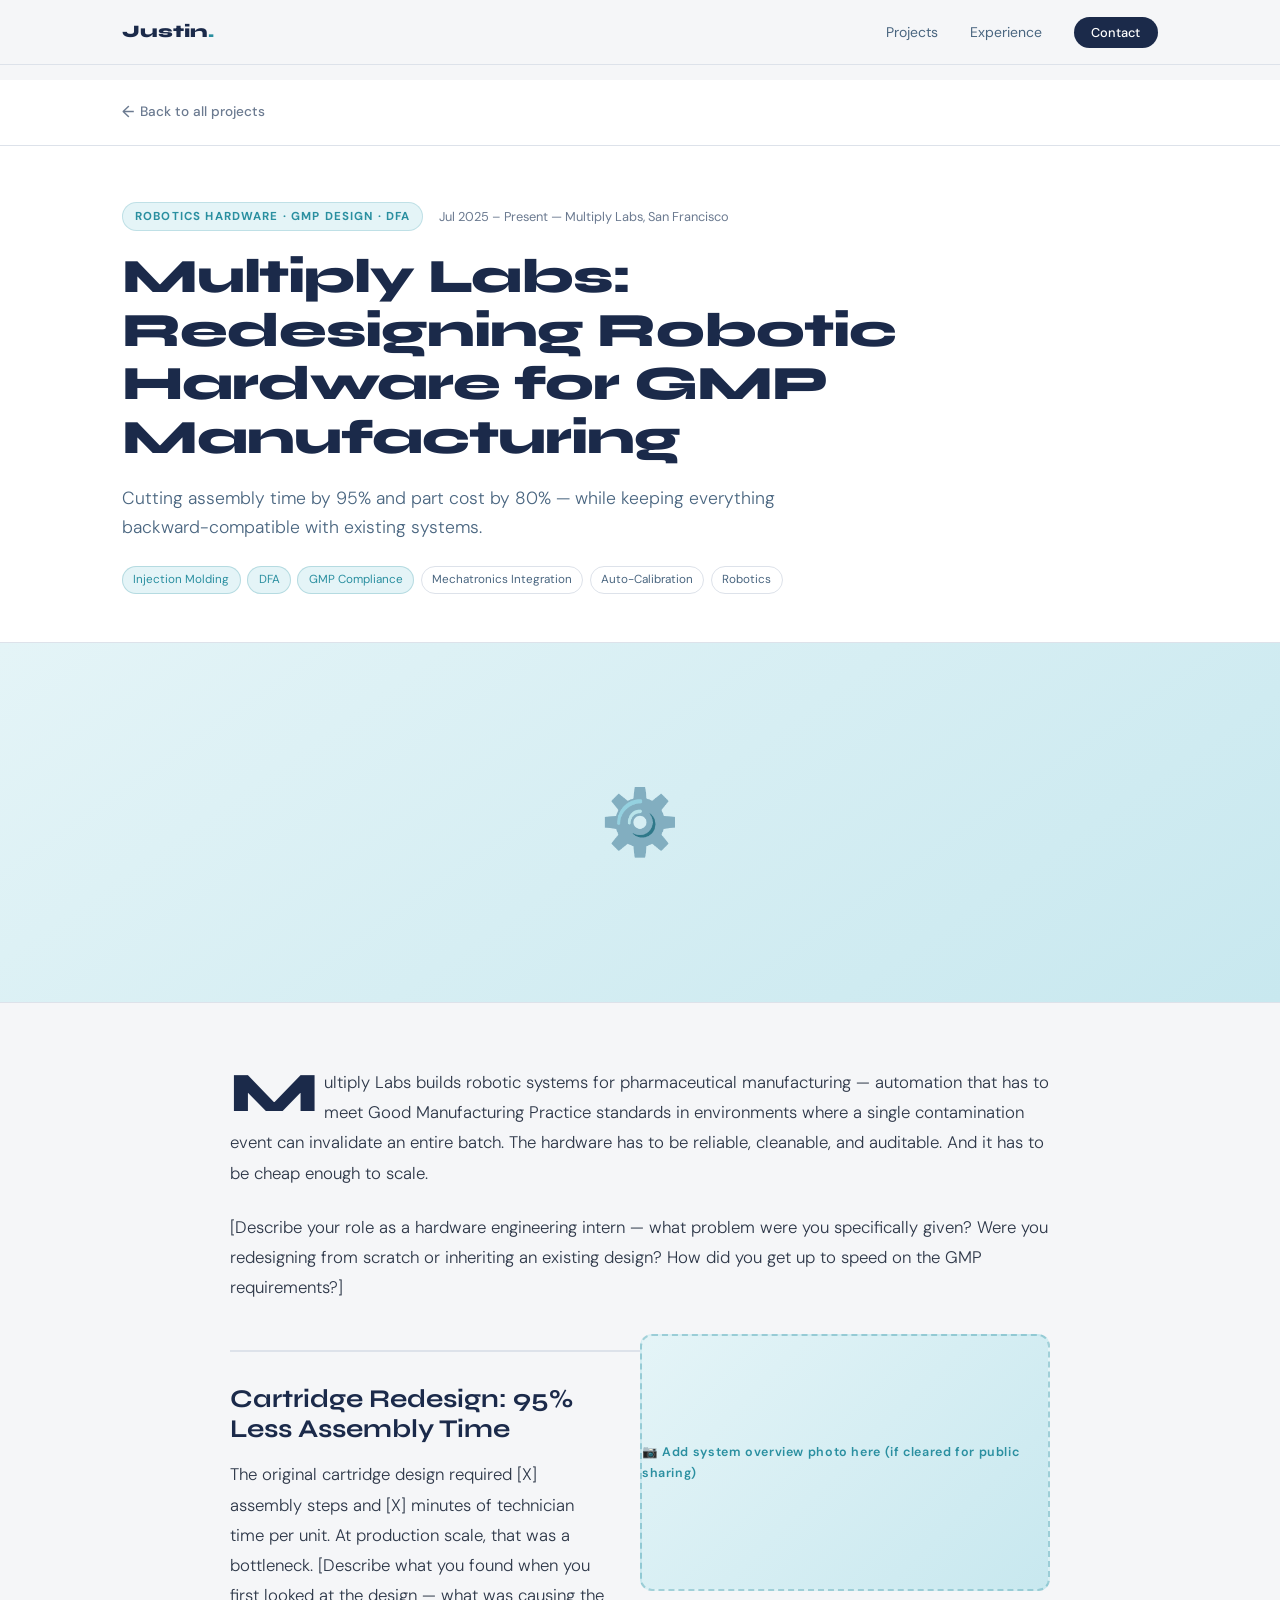
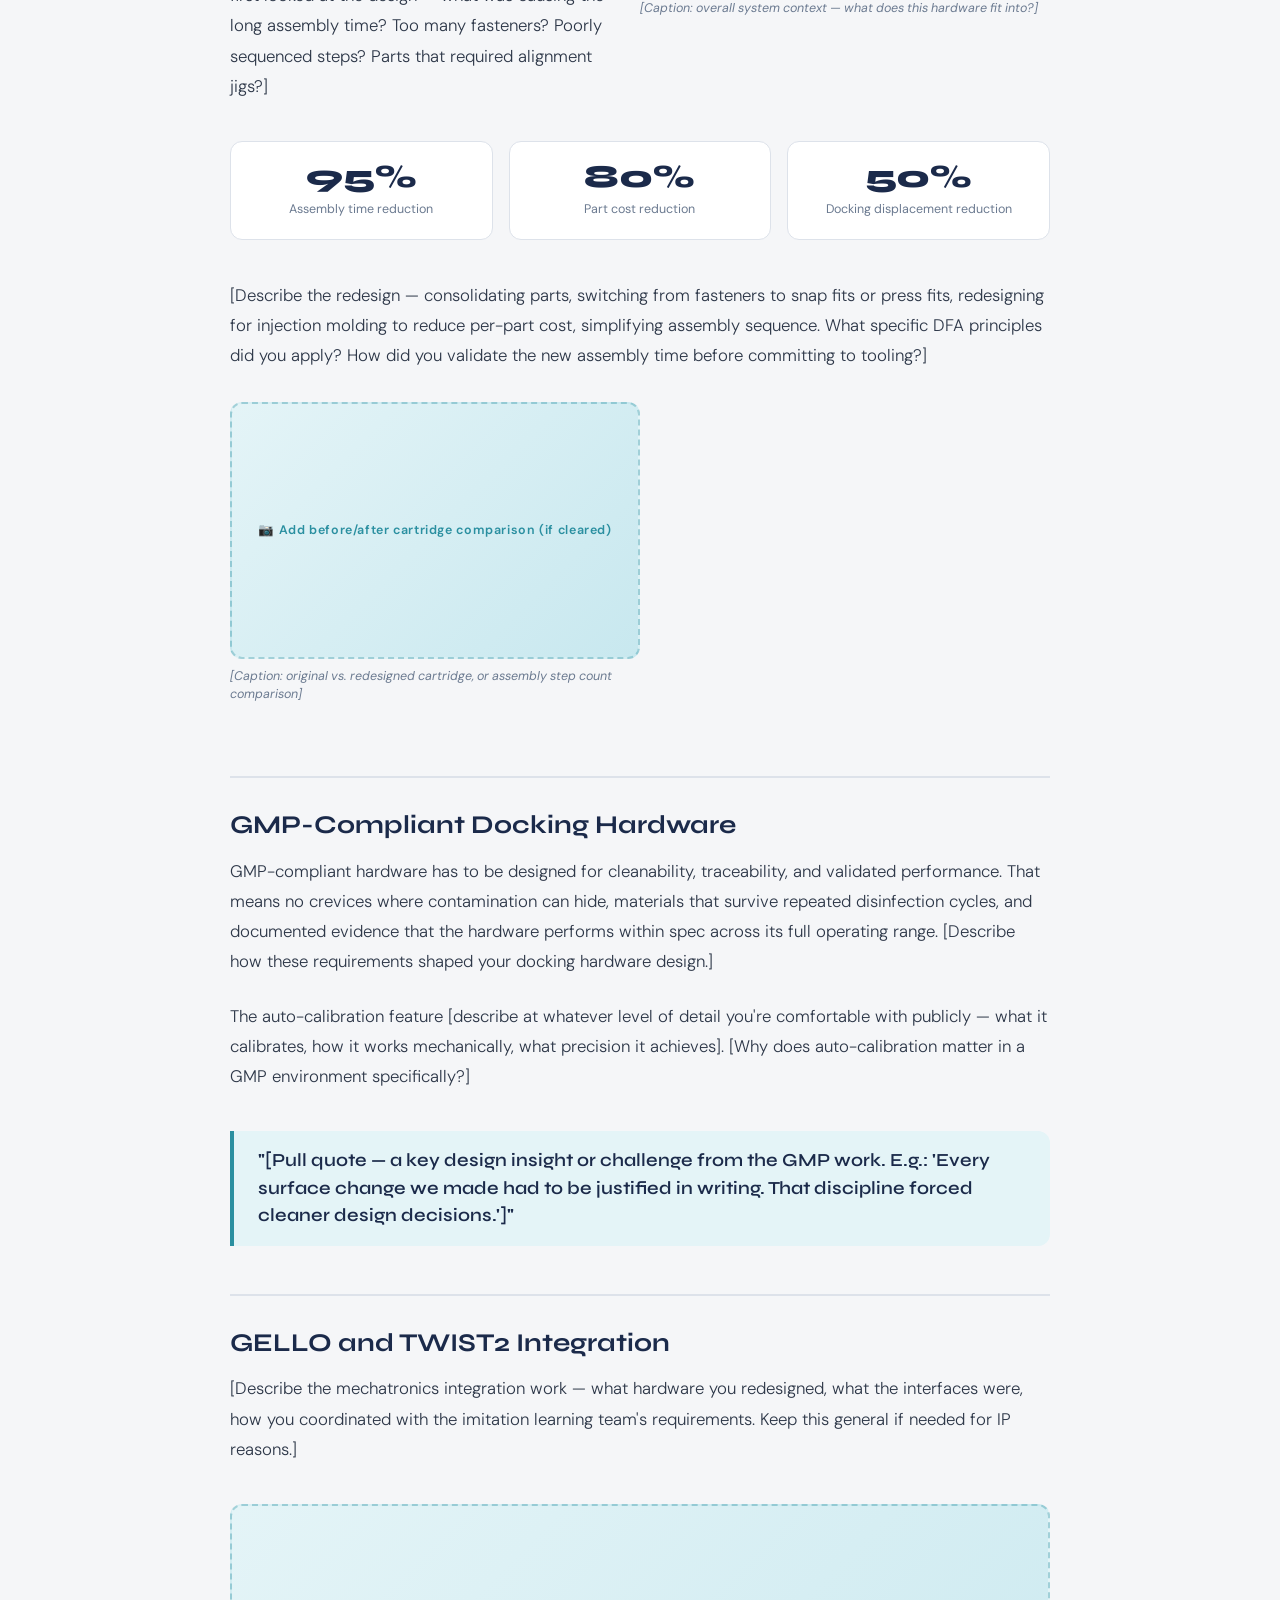
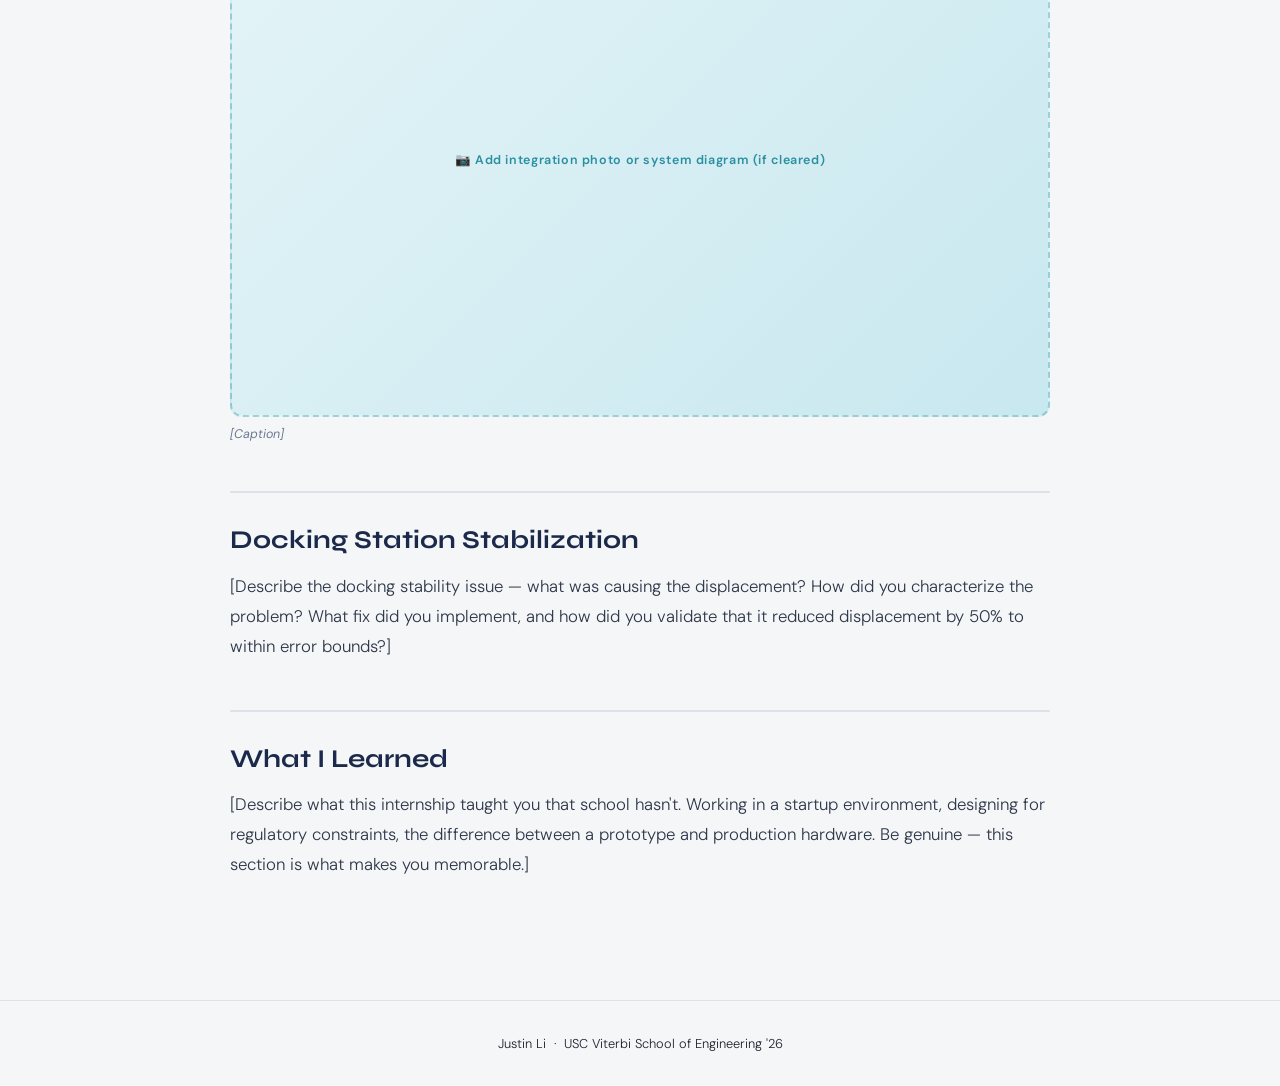
<file: projects/multiply-labs.html>
<!DOCTYPE html>
<html lang="en">
<head>
  <meta charset="UTF-8" />
  <meta name="viewport" content="width=device-width, initial-scale=1.0" />
  <title>Multiply Labs Robotics Hardware — Justin Li</title>
  <link rel="preconnect" href="https://fonts.googleapis.com" />
  <link rel="preconnect" href="https://fonts.gstatic.com" crossorigin />
  <link href="https://fonts.googleapis.com/css2?family=Syne:wght@400;500;600;700;800&family=DM+Sans:ital,opsz,wght@0,9..40,300;0,9..40,400;0,9..40,500;1,9..40,300&display=swap" rel="stylesheet" />
  <link rel="stylesheet" href="../style.css" />
  <link rel="stylesheet" href="project-style.css" />
</head>
<body class="project-page">

  <nav id="navbar">
    <div class="nav-inner">
      <a class="nav-logo" href="../index.html">Justin<span>.</span></a>
      <ul class="nav-links" id="navLinks">
        <li><a href="../index.html#projects">Projects</a></li>
        <li><a href="../index.html#experience">Experience</a></li>
        <li><a href="../index.html#contact" class="nav-cta">Contact</a></li>
      </ul>
      <div class="nav-toggle" id="navToggle"><span></span><span></span><span></span></div>
    </div>
  </nav>

  <div class="back-bar">
    <div class="container">
      <a href="../index.html#projects" class="back-link">Back to all projects</a>
    </div>
  </div>

  <div class="article-header">
    <div class="container">
      <div class="article-meta">
        <span class="article-category">Robotics Hardware · GMP Design · DFA</span>
        <span class="article-date">Jul 2025 – Present — Multiply Labs, San Francisco</span>
      </div>
      <h1 class="article-title">Multiply Labs: Redesigning Robotic Hardware for GMP Manufacturing</h1>
      <p class="article-subtitle">Cutting assembly time by 95% and part cost by 80% — while keeping everything backward-compatible with existing systems.</p>
      <div class="article-tags">
        <span class="tag teal">Injection Molding</span>
        <span class="tag teal">DFA</span>
        <span class="tag teal">GMP Compliance</span>
        <span class="tag">Mechatronics Integration</span>
        <span class="tag">Auto-Calibration</span>
        <span class="tag">Robotics</span>
      </div>
    </div>
  </div>

  <!--
    HERO IMAGE — replace this with:
    <img src="../images/multiply-hero.jpg" alt="Multiply Labs robotic hardware" class="article-hero-image" />
    Note: check with your employer about what you're allowed to share publicly before uploading photos.
  -->
  <div class="article-hero-placeholder">⚙️</div>

  <div class="article-body">
    <div class="container">
      <div class="article-content">

        <p class="lead-paragraph">
          <!-- EDIT: Opening — introduce Multiply Labs and the hardware context. Be mindful of NDA / IP. -->
          Multiply Labs builds robotic systems for pharmaceutical manufacturing — automation that has to meet Good Manufacturing Practice standards in environments where a single contamination event can invalidate an entire batch. The hardware has to be reliable, cleanable, and auditable. And it has to be cheap enough to scale.
        </p>

        <p>
          <!-- EDIT: Your role and what you were brought in to solve. -->
          [Describe your role as a hardware engineering intern — what problem were you specifically given? Were you redesigning from scratch or inheriting an existing design? How did you get up to speed on the GMP requirements?]
        </p>

        <!-- NOTE: Be careful what you share here. If in doubt, keep descriptions general and skip internal photos. -->

        <!-- IMAGE: right float -->
        <figure class="img-right">
          <!--
            Replace with: <img src="../images/multiply-system.jpg" alt="Multiply Labs robotic system" />
            Only include if cleared to share externally.
          -->
          <div class="img-placeholder">📷 Add system overview photo here (if cleared for public sharing)</div>
          <figcaption>[Caption: overall system context — what does this hardware fit into?]</figcaption>
        </figure>

        <h2>Cartridge Redesign: 95% Less Assembly Time</h2>

        <p>
          <!-- EDIT: What was wrong with the original design? What drove the redesign? -->
          The original cartridge design required [X] assembly steps and [X] minutes of technician time per unit. At production scale, that was a bottleneck. [Describe what you found when you first looked at the design — what was causing the long assembly time? Too many fasteners? Poorly sequenced steps? Parts that required alignment jigs?]
        </p>

        <div class="stats-row">
          <div class="stat-box">
            <div class="num">95%</div>
            <div class="desc">Assembly time reduction</div>
          </div>
          <div class="stat-box">
            <div class="num">80%</div>
            <div class="desc">Part cost reduction</div>
          </div>
          <div class="stat-box">
            <div class="num">50%</div>
            <div class="desc">Docking displacement reduction</div>
          </div>
        </div>

        <p>
          <!-- EDIT: What design changes drove the improvement? DFA principles applied. -->
          [Describe the redesign — consolidating parts, switching from fasteners to snap fits or press fits, redesigning for injection molding to reduce per-part cost, simplifying assembly sequence. What specific DFA principles did you apply? How did you validate the new assembly time before committing to tooling?]
        </p>

        <!-- IMAGE: left float -->
        <figure class="img-left">
          <!--
            Replace with: <img src="../images/multiply-cartridge.jpg" alt="Redesigned cartridge" />
            Only if cleared for external sharing.
          -->
          <div class="img-placeholder">📷 Add before/after cartridge comparison (if cleared)</div>
          <figcaption>[Caption: original vs. redesigned cartridge, or assembly step count comparison]</figcaption>
        </figure>

        <div class="clearfix"></div>

        <h2>GMP-Compliant Docking Hardware</h2>

        <p>
          <!-- EDIT: What does GMP compliance mean for hardware design? What constraints does it add? -->
          GMP-compliant hardware has to be designed for cleanability, traceability, and validated performance. That means no crevices where contamination can hide, materials that survive repeated disinfection cycles, and documented evidence that the hardware performs within spec across its full operating range. [Describe how these requirements shaped your docking hardware design.]
        </p>

        <p>
          <!-- EDIT: Auto-calibration feature — how does it work? Why is it important? -->
          The auto-calibration feature [describe at whatever level of detail you're comfortable with publicly — what it calibrates, how it works mechanically, what precision it achieves]. [Why does auto-calibration matter in a GMP environment specifically?]
        </p>

        <div class="pullquote">
          <p>"[Pull quote — a key design insight or challenge from the GMP work. E.g.: 'Every surface change we made had to be justified in writing. That discipline forced cleaner design decisions.']"</p>
        </div>

        <h2>GELLO and TWIST2 Integration</h2>

        <p>
          <!-- EDIT: Describe the integration work — what are GELLO and TWIST2? What did integration involve mechanically? -->
          [Describe the mechatronics integration work — what hardware you redesigned, what the interfaces were, how you coordinated with the imitation learning team's requirements. Keep this general if needed for IP reasons.]
        </p>

        <!-- IMAGE: full width -->
        <figure class="img-center">
          <!--
            Replace with: <img src="../images/multiply-integration.jpg" alt="Hardware integration" />
          -->
          <div class="img-placeholder">📷 Add integration photo or system diagram (if cleared)</div>
          <figcaption>[Caption]</figcaption>
        </figure>

        <h2>Docking Station Stabilization</h2>

        <p>
          <!-- EDIT: What was the problem with docking station displacement? What did you find, and how did you fix it? -->
          [Describe the docking stability issue — what was causing the displacement? How did you characterize the problem? What fix did you implement, and how did you validate that it reduced displacement by 50% to within error bounds?]
        </p>

        <h2>What I Learned</h2>

        <p>
          <!-- EDIT: Broader lessons from working in a startup robotics environment with GMP constraints. -->
          [Describe what this internship taught you that school hasn't. Working in a startup environment, designing for regulatory constraints, the difference between a prototype and production hardware. Be genuine — this section is what makes you memorable.]
        </p>

      </div>
    </div>
  </div>

  <footer>
    <p>Justin Li &nbsp;·&nbsp; USC Viterbi School of Engineering '26</p>
  </footer>

  <script>
    const navbar = document.getElementById('navbar');
    window.addEventListener('scroll', () => navbar.classList.toggle('scrolled', window.scrollY > 20));
    const toggle = document.getElementById('navToggle');
    const navLinks = document.getElementById('navLinks');
    toggle.addEventListener('click', () => navLinks.classList.toggle('open'));
    navLinks.querySelectorAll('a').forEach(l => l.addEventListener('click', () => navLinks.classList.remove('open')));
  </script>

</body>
</html>
</file>
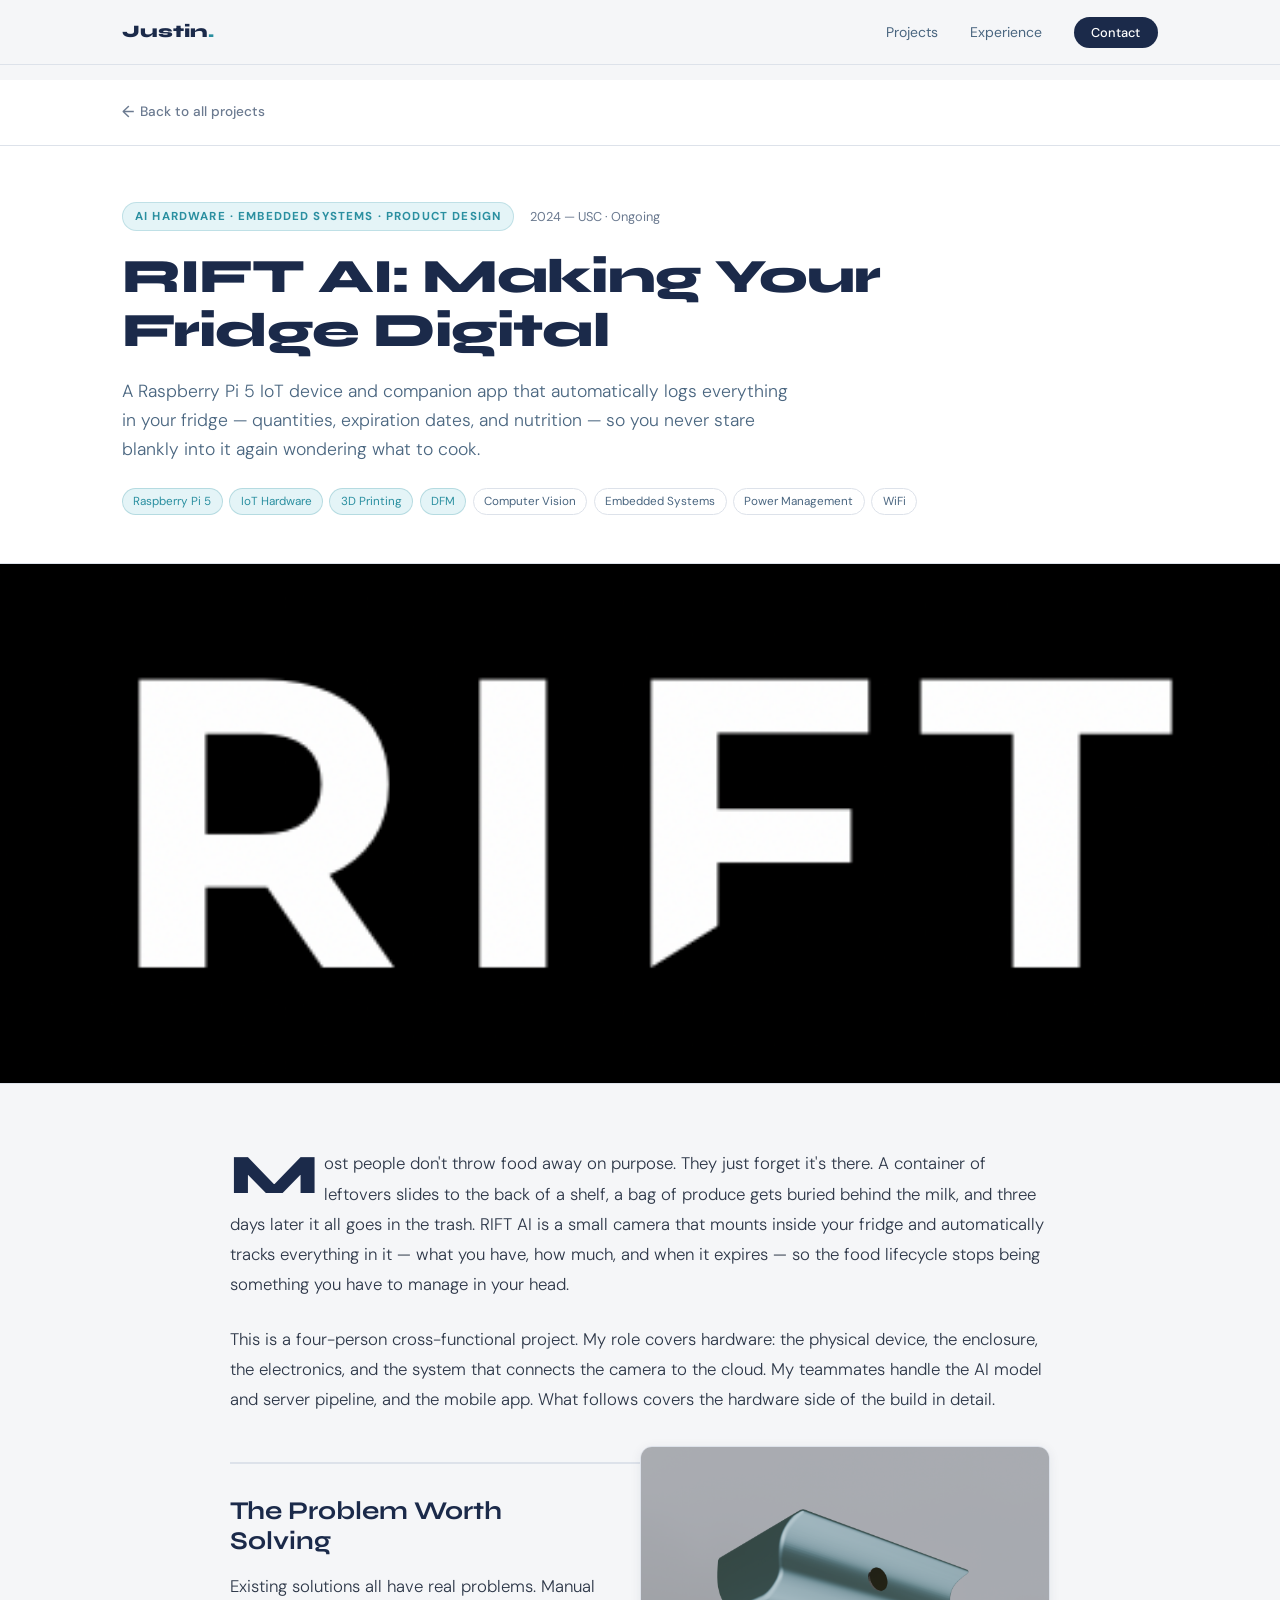
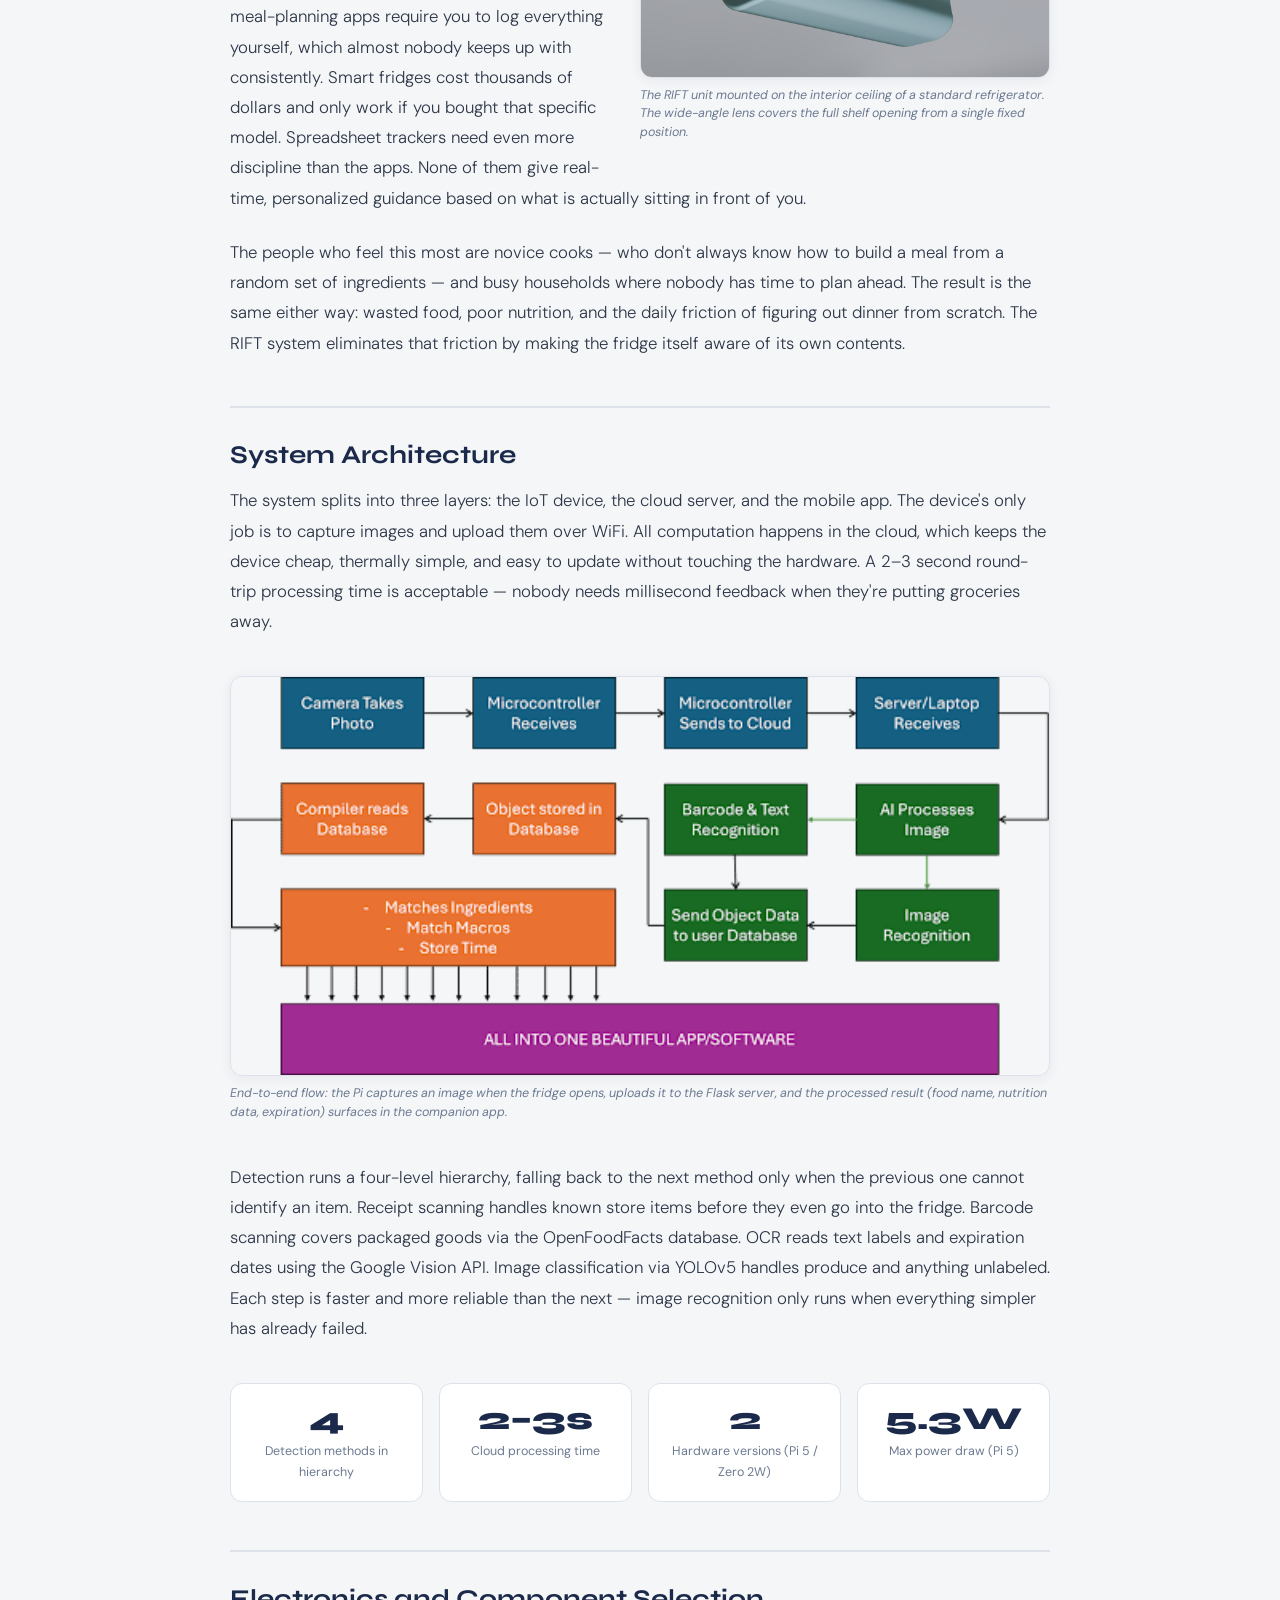
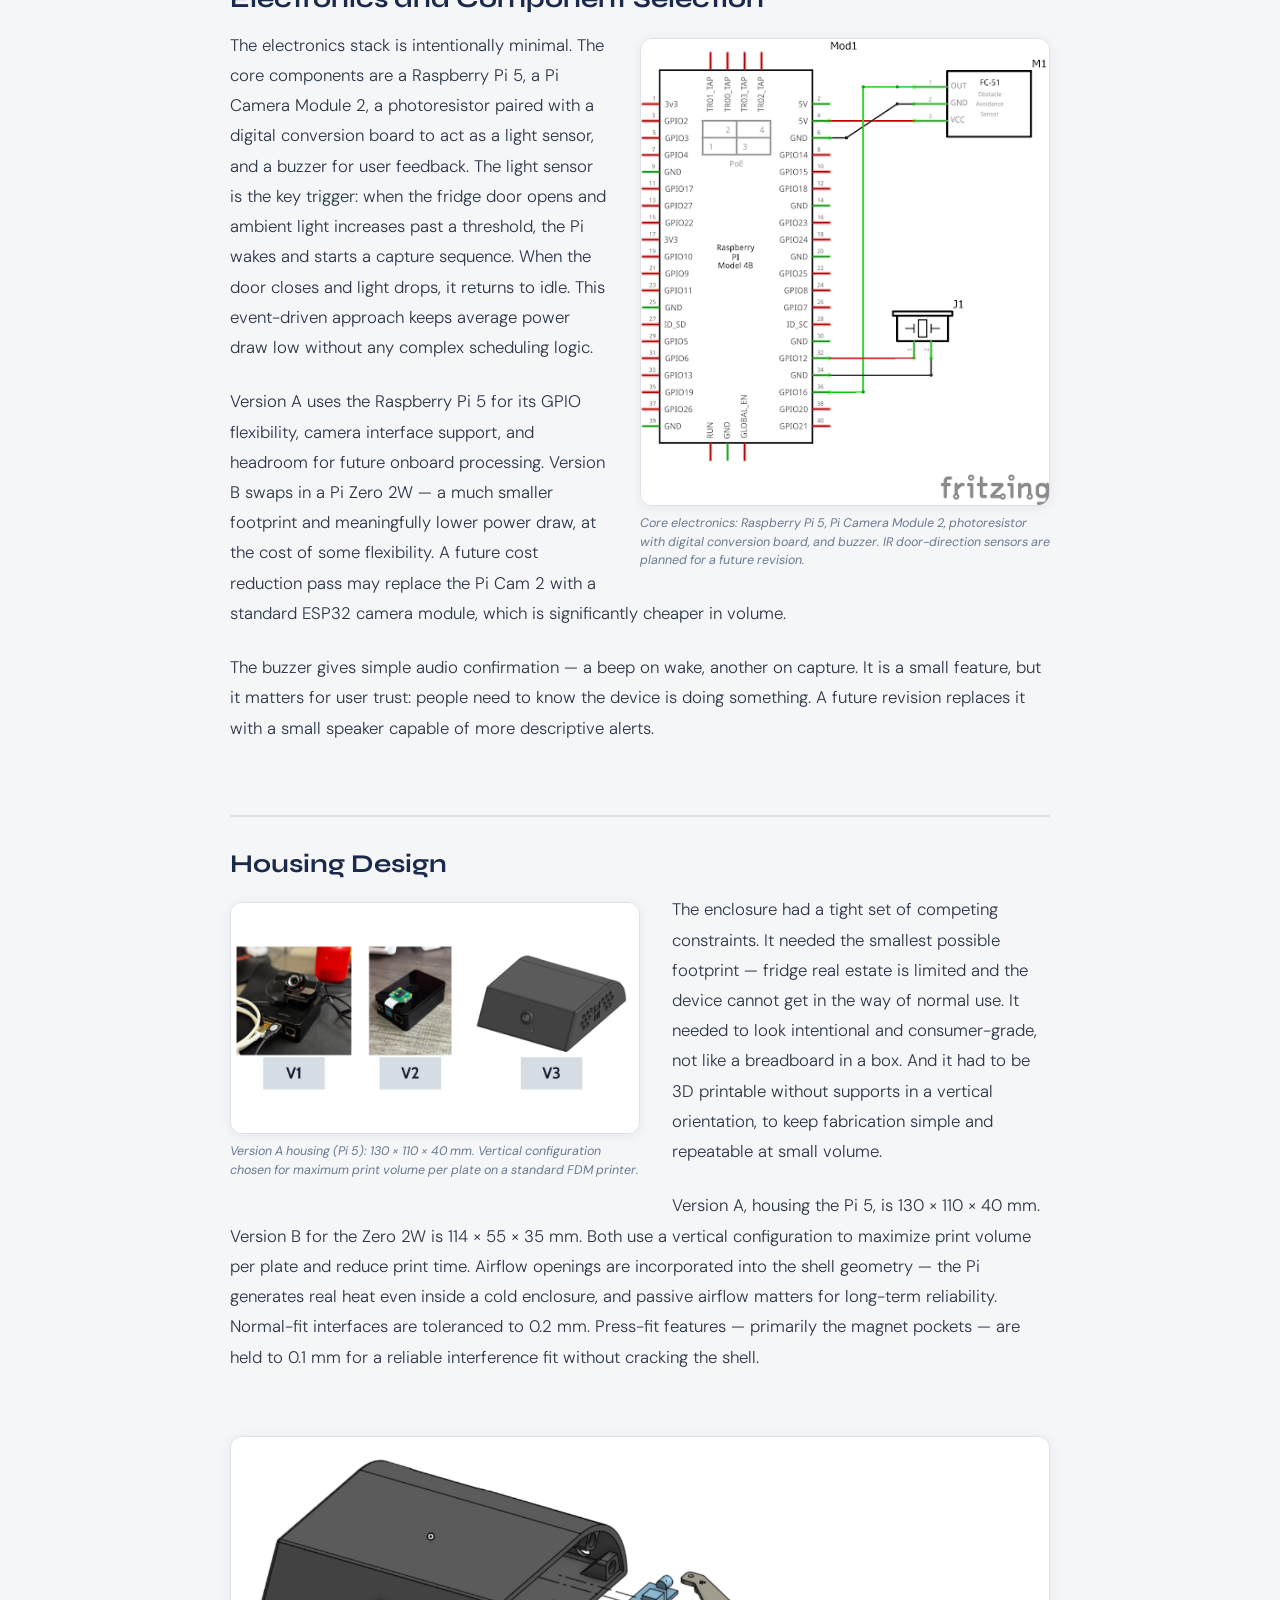
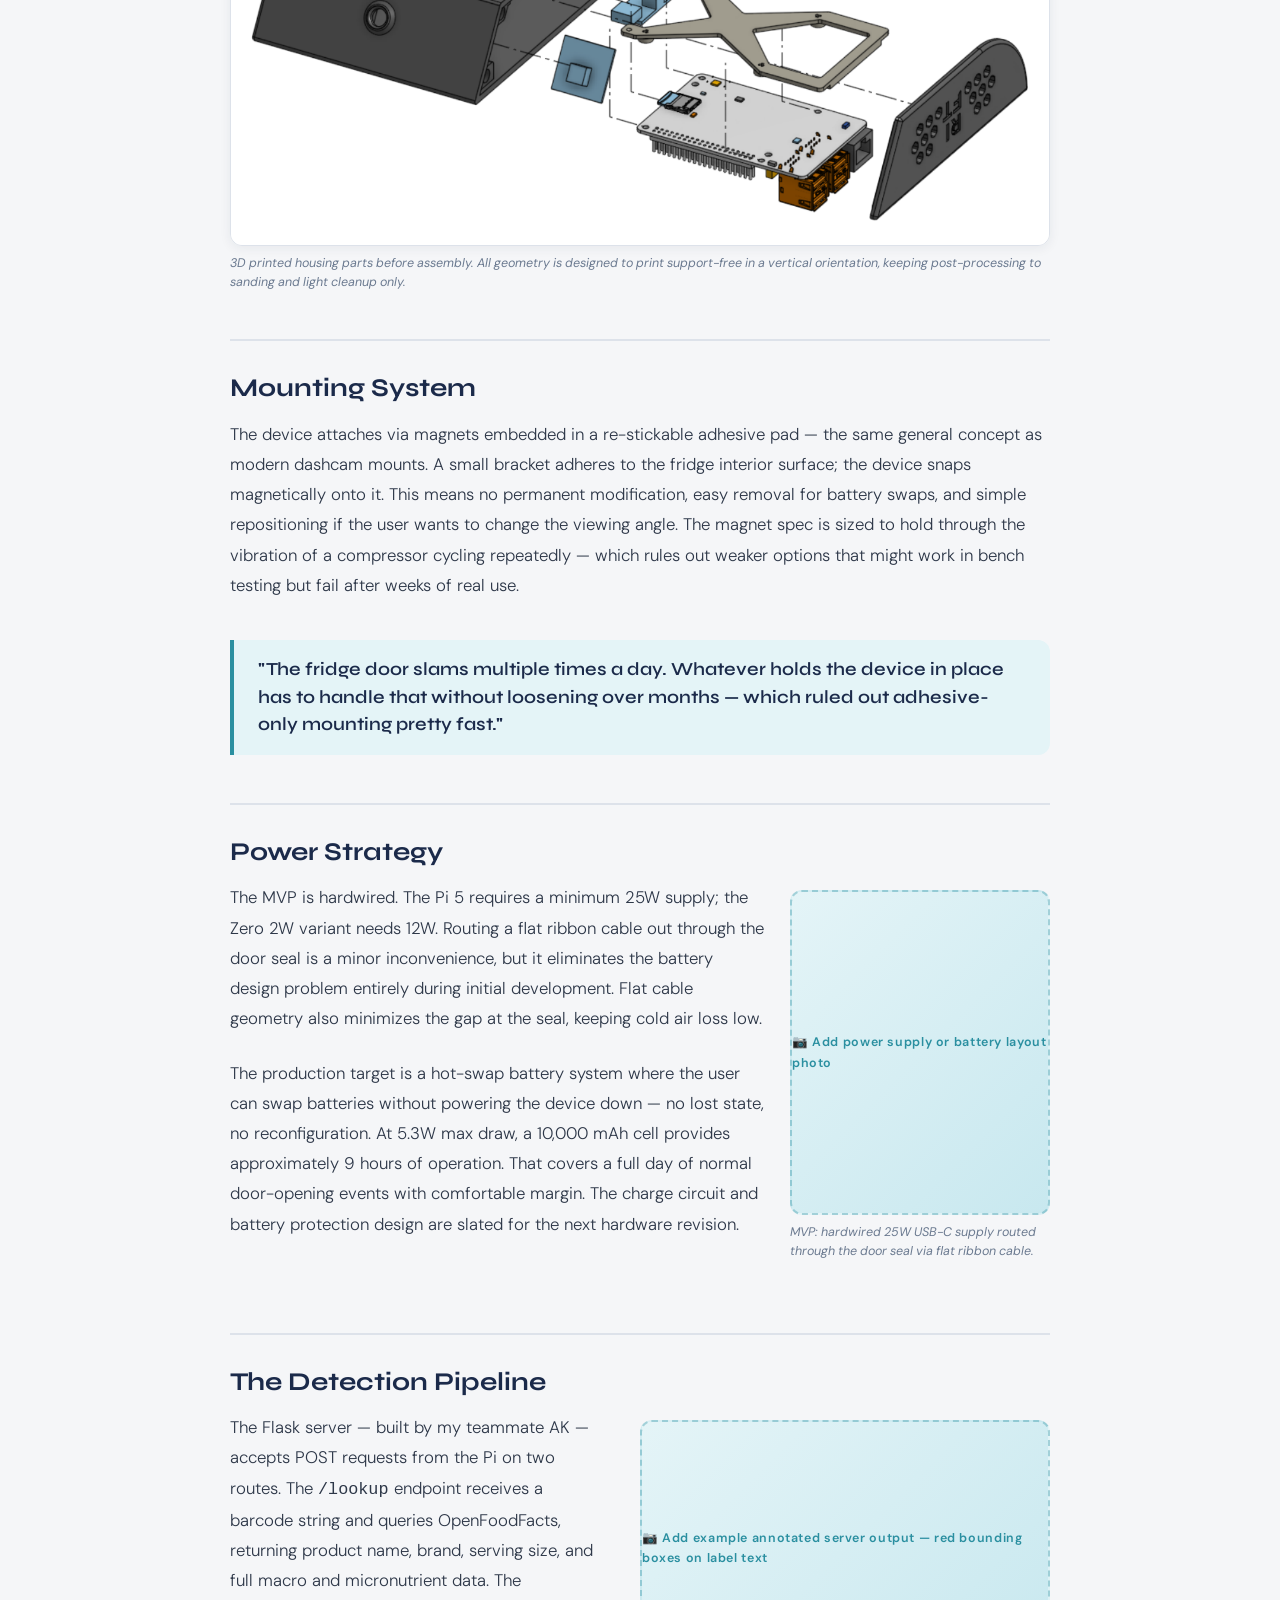
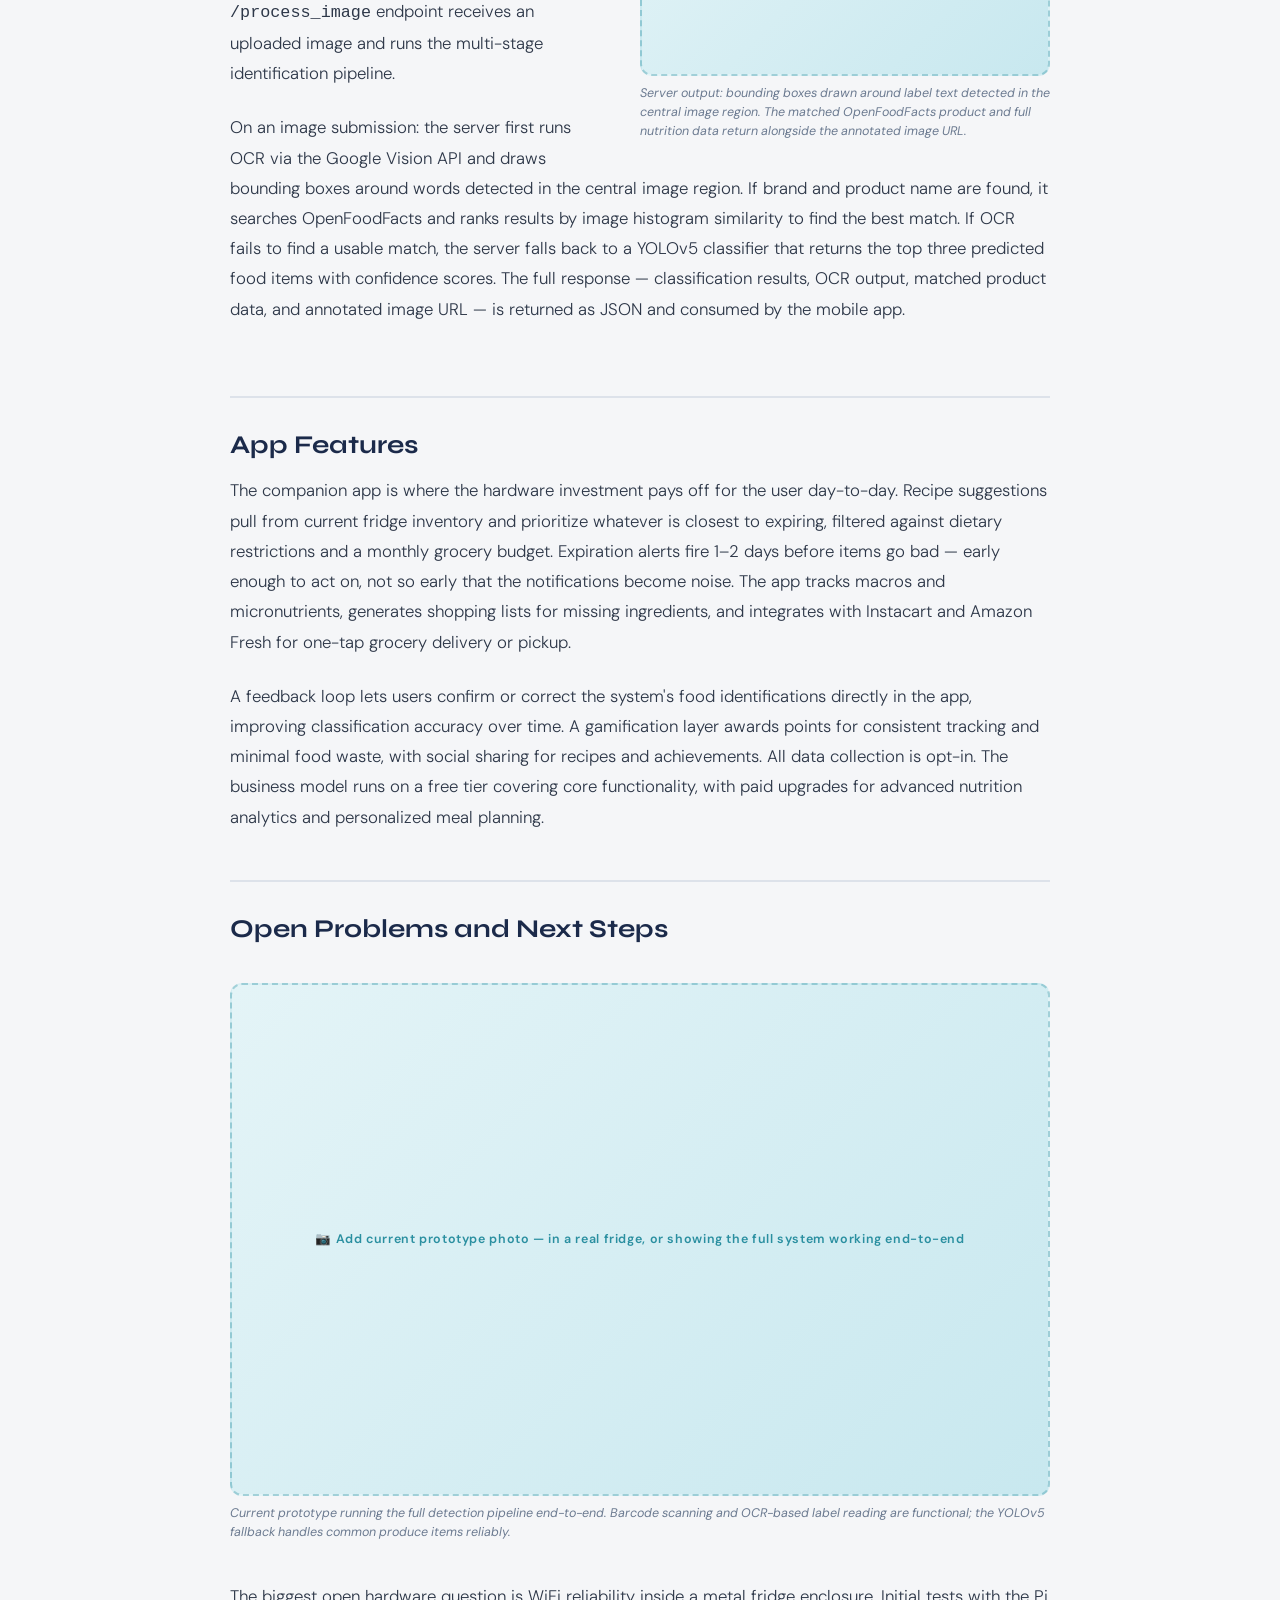
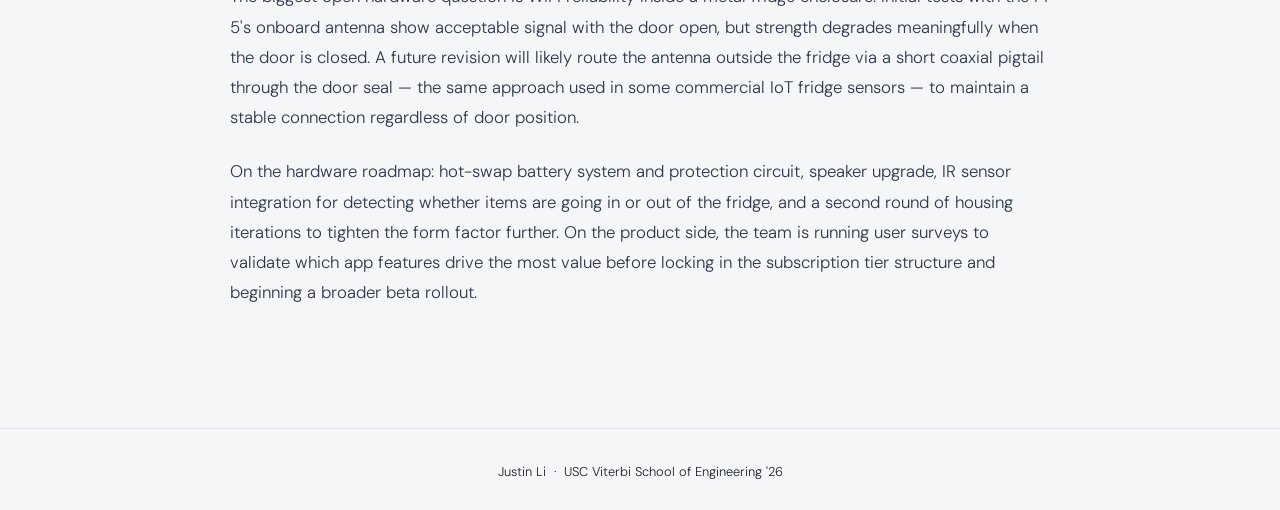
<file: projects/rift-ai.html>
<!DOCTYPE html>
<html lang="en">
<head>
  <meta charset="UTF-8" />
  <meta name="viewport" content="width=device-width, initial-scale=1.0" />
  <title>RIFT AI — Justin Li</title>
  <link rel="preconnect" href="https://fonts.googleapis.com" />
  <link rel="preconnect" href="https://fonts.gstatic.com" crossorigin />
  <link href="https://fonts.googleapis.com/css2?family=Syne:wght@400;500;600;700;800&family=DM+Sans:ital,opsz,wght@0,9..40,300;0,9..40,400;0,9..40,500;1,9..40,300&display=swap" rel="stylesheet" />
  <link rel="stylesheet" href="../style.css" />
  <link rel="stylesheet" href="project-style.css" />
</head>
<body class="project-page">

  <nav id="navbar">
    <div class="nav-inner">
      <a class="nav-logo" href="../index.html">Justin<span>.</span></a>
      <ul class="nav-links" id="navLinks">
        <li><a href="../index.html#projects">Projects</a></li>
        <li><a href="../index.html#experience">Experience</a></li>
        <li><a href="../index.html#contact" class="nav-cta">Contact</a></li>
      </ul>
      <div class="nav-toggle" id="navToggle"><span></span><span></span><span></span></div>
    </div>
  </nav>

  <div class="back-bar">
    <div class="container">
      <a href="../index.html#projects" class="back-link">Back to all projects</a>
    </div>
  </div>

  <div class="article-header">
    <div class="container">
      <div class="article-meta">
        <span class="article-category">AI Hardware · Embedded Systems · Product Design</span>
        <span class="article-date">2024 — USC · Ongoing</span>
      </div>
      <h1 class="article-title">RIFT AI: Making Your Fridge Digital</h1>
      <p class="article-subtitle">A Raspberry Pi 5 IoT device and companion app that automatically logs everything in your fridge — quantities, expiration dates, and nutrition — so you never stare blankly into it again wondering what to cook.</p>
      <div class="article-tags">
        <span class="tag teal">Raspberry Pi 5</span>
        <span class="tag teal">IoT Hardware</span>
        <span class="tag teal">3D Printing</span>
        <span class="tag teal">DFM</span>
        <span class="tag">Computer Vision</span>
        <span class="tag">Embedded Systems</span>
        <span class="tag">Power Management</span>
        <span class="tag">WiFi</span>
      </div>
    </div>
  </div>

    <img src="../images/rift_logo.png" alt="RIFT AI device mounted in refrigerator" class="article-hero-image" />

  <div class="article-body">
    <div class="container">
      <div class="article-content">

        <p class="lead-paragraph">
          Most people don't throw food away on purpose. They just forget it's there. A container of leftovers slides to the back of a shelf, a bag of produce gets buried behind the milk, and three days later it all goes in the trash. RIFT AI is a small camera that mounts inside your fridge and automatically tracks everything in it — what you have, how much, and when it expires — so the food lifecycle stops being something you have to manage in your head.
        </p>

        <p>
          This is a four-person cross-functional project. My role covers hardware: the physical device, the enclosure, the electronics, and the system that connects the camera to the cloud. My teammates handle the AI model and server pipeline, and the mobile app. What follows covers the hardware side of the build in detail.
        </p>

        <!-- IMAGE: float right -->
        <figure class="img-right">
          <img src="../images/rift_iso.png" alt="RIFT AI unit mounted inside a fridge" />
          <figcaption>The RIFT unit mounted on the interior ceiling of a standard refrigerator. The wide-angle lens covers the full shelf opening from a single fixed position.</figcaption>
        </figure>

        <h2>The Problem Worth Solving</h2>

        <p>
          Existing solutions all have real problems. Manual meal-planning apps require you to log everything yourself, which almost nobody keeps up with consistently. Smart fridges cost thousands of dollars and only work if you bought that specific model. Spreadsheet trackers need even more discipline than the apps. None of them give real-time, personalized guidance based on what is actually sitting in front of you.
        </p>

        <p>
          The people who feel this most are novice cooks — who don't always know how to build a meal from a random set of ingredients — and busy households where nobody has time to plan ahead. The result is the same either way: wasted food, poor nutrition, and the daily friction of figuring out dinner from scratch. The RIFT system eliminates that friction by making the fridge itself aware of its own contents.
        </p>

        <h2>System Architecture</h2>

        <p>
          The system splits into three layers: the IoT device, the cloud server, and the mobile app. The device's only job is to capture images and upload them over WiFi. All computation happens in the cloud, which keeps the device cheap, thermally simple, and easy to update without touching the hardware. A 2–3 second round-trip processing time is acceptable — nobody needs millisecond feedback when they're putting groceries away.
        </p>

        <!-- IMAGE: full width — system diagram -->
        <figure class="img-center">
          <img src="../images/rift_flow.png" alt="RIFT system architecture diagram" />
          <figcaption>End-to-end flow: the Pi captures an image when the fridge opens, uploads it to the Flask server, and the processed result (food name, nutrition data, expiration) surfaces in the companion app.</figcaption>
        </figure>

        <p>
          Detection runs a four-level hierarchy, falling back to the next method only when the previous one cannot identify an item. Receipt scanning handles known store items before they even go into the fridge. Barcode scanning covers packaged goods via the OpenFoodFacts database. OCR reads text labels and expiration dates using the Google Vision API. Image classification via YOLOv5 handles produce and anything unlabeled. Each step is faster and more reliable than the next — image recognition only runs when everything simpler has already failed.
        </p>

        <div class="stats-row">
          <div class="stat-box">
            <div class="num">4</div>
            <div class="desc">Detection methods in hierarchy</div>
          </div>
          <div class="stat-box">
            <div class="num">2–3s</div>
            <div class="desc">Cloud processing time</div>
          </div>
          <div class="stat-box">
            <div class="num">2</div>
            <div class="desc">Hardware versions (Pi 5 / Zero 2W)</div>
          </div>
          <div class="stat-box">
            <div class="num">5.3W</div>
            <div class="desc">Max power draw (Pi 5)</div>
          </div>
        </div>

        <h2>Electronics and Component Selection</h2>

        <!-- IMAGE: float right -->
        <figure class="img-right">
           <img src="../images/rift_wiring.png" alt="RIFT wiring diagram or assembled board" />
          <figcaption>Core electronics: Raspberry Pi 5, Pi Camera Module 2, photoresistor with digital conversion board, and buzzer. IR door-direction sensors are planned for a future revision.</figcaption>
        </figure>

        <p>
          The electronics stack is intentionally minimal. The core components are a Raspberry Pi 5, a Pi Camera Module 2, a photoresistor paired with a digital conversion board to act as a light sensor, and a buzzer for user feedback. The light sensor is the key trigger: when the fridge door opens and ambient light increases past a threshold, the Pi wakes and starts a capture sequence. When the door closes and light drops, it returns to idle. This event-driven approach keeps average power draw low without any complex scheduling logic.
        </p>

        <p>
          Version A uses the Raspberry Pi 5 for its GPIO flexibility, camera interface support, and headroom for future onboard processing. Version B swaps in a Pi Zero 2W — a much smaller footprint and meaningfully lower power draw, at the cost of some flexibility. A future cost reduction pass may replace the Pi Cam 2 with a standard ESP32 camera module, which is significantly cheaper in volume.
        </p>

        <p>
          The buzzer gives simple audio confirmation — a beep on wake, another on capture. It is a small feature, but it matters for user trust: people need to know the device is doing something. A future revision replaces it with a small speaker capable of more descriptive alerts.
        </p>

        <div class="clearfix"></div>

        <h2>Housing Design</h2>

        <!-- IMAGE: float left -->
        <figure class="img-left">
            <img src="../images/rift_housing_iteration.png" alt="RIFT housing CAD model" />
          <figcaption>Version A housing (Pi 5): 130 × 110 × 40 mm. Vertical configuration chosen for maximum print volume per plate on a standard FDM printer.</figcaption>
        </figure>

        <p>
          The enclosure had a tight set of competing constraints. It needed the smallest possible footprint — fridge real estate is limited and the device cannot get in the way of normal use. It needed to look intentional and consumer-grade, not like a breadboard in a box. And it had to be 3D printable without supports in a vertical orientation, to keep fabrication simple and repeatable at small volume.
        </p>

        <p>
          Version A, housing the Pi 5, is 130 × 110 × 40 mm. Version B for the Zero 2W is 114 × 55 × 35 mm. Both use a vertical configuration to maximize print volume per plate and reduce print time. Airflow openings are incorporated into the shell geometry — the Pi generates real heat even inside a cold enclosure, and passive airflow matters for long-term reliability. Normal-fit interfaces are toleranced to 0.2 mm. Press-fit features — primarily the magnet pockets — are held to 0.1 mm for a reliable interference fit without cracking the shell.
        </p>

        <div class="clearfix"></div>

        <!-- IMAGE: full width -->
        <figure class="img-center">
          <img src="../images/rift_v3_exploded.png" alt="RIFT printed housing parts laid out" />
          <figcaption>3D printed housing parts before assembly. All geometry is designed to print support-free in a vertical orientation, keeping post-processing to sanding and light cleanup only.</figcaption>
        </figure>

        <h2>Mounting System</h2>

        <p>
          The device attaches via magnets embedded in a re-stickable adhesive pad — the same general concept as modern dashcam mounts. A small bracket adheres to the fridge interior surface; the device snaps magnetically onto it. This means no permanent modification, easy removal for battery swaps, and simple repositioning if the user wants to change the viewing angle. The magnet spec is sized to hold through the vibration of a compressor cycling repeatedly — which rules out weaker options that might work in bench testing but fail after weeks of real use.
        </p>

        <div class="pullquote">
          <p>"The fridge door slams multiple times a day. Whatever holds the device in place has to handle that without loosening over months — which ruled out adhesive-only mounting pretty fast."</p>
        </div>

        <h2>Power Strategy</h2>

        <!-- IMAGE: small float right -->
        <figure class="img-small">
          <!--
            Replace with: <img src="../images/rift-power.jpg" alt="RIFT power supply setup" />
          -->
          <div class="img-placeholder tall">📷 Add power supply or battery layout photo</div>
          <figcaption>MVP: hardwired 25W USB-C supply routed through the door seal via flat ribbon cable.</figcaption>
        </figure>

        <p>
          The MVP is hardwired. The Pi 5 requires a minimum 25W supply; the Zero 2W variant needs 12W. Routing a flat ribbon cable out through the door seal is a minor inconvenience, but it eliminates the battery design problem entirely during initial development. Flat cable geometry also minimizes the gap at the seal, keeping cold air loss low.
        </p>

        <p>
          The production target is a hot-swap battery system where the user can swap batteries without powering the device down — no lost state, no reconfiguration. At 5.3W max draw, a 10,000 mAh cell provides approximately 9 hours of operation. That covers a full day of normal door-opening events with comfortable margin. The charge circuit and battery protection design are slated for the next hardware revision.
        </p>

        <div class="clearfix"></div>

        <h2>The Detection Pipeline</h2>

        <!-- IMAGE: float right -->
        <figure class="img-right">
          <!--
            Replace with: <img src="../images/rift-annotated-output.jpg" alt="Annotated server output with bounding boxes" />
          -->
          <div class="img-placeholder">📷 Add example annotated server output — red bounding boxes on label text</div>
          <figcaption>Server output: bounding boxes drawn around label text detected in the central image region. The matched OpenFoodFacts product and full nutrition data return alongside the annotated image URL.</figcaption>
        </figure>

        <p>
          The Flask server — built by my teammate AK — accepts POST requests from the Pi on two routes. The <code>/lookup</code> endpoint receives a barcode string and queries OpenFoodFacts, returning product name, brand, serving size, and full macro and micronutrient data. The <code>/process_image</code> endpoint receives an uploaded image and runs the multi-stage identification pipeline.
        </p>

        <p>
          On an image submission: the server first runs OCR via the Google Vision API and draws bounding boxes around words detected in the central image region. If brand and product name are found, it searches OpenFoodFacts and ranks results by image histogram similarity to find the best match. If OCR fails to find a usable match, the server falls back to a YOLOv5 classifier that returns the top three predicted food items with confidence scores. The full response — classification results, OCR output, matched product data, and annotated image URL — is returned as JSON and consumed by the mobile app.
        </p>

        <div class="clearfix"></div>

        <h2>App Features</h2>

        <p>
          The companion app is where the hardware investment pays off for the user day-to-day. Recipe suggestions pull from current fridge inventory and prioritize whatever is closest to expiring, filtered against dietary restrictions and a monthly grocery budget. Expiration alerts fire 1–2 days before items go bad — early enough to act on, not so early that the notifications become noise. The app tracks macros and micronutrients, generates shopping lists for missing ingredients, and integrates with Instacart and Amazon Fresh for one-tap grocery delivery or pickup.
        </p>

        <p>
          A feedback loop lets users confirm or correct the system's food identifications directly in the app, improving classification accuracy over time. A gamification layer awards points for consistent tracking and minimal food waste, with social sharing for recipes and achievements. All data collection is opt-in. The business model runs on a free tier covering core functionality, with paid upgrades for advanced nutrition analytics and personalized meal planning.
        </p>

        <h2>Open Problems and Next Steps</h2>

        <!-- IMAGE: full width -->
        <figure class="img-center">
          <!--
            Replace with: <img src="../images/rift-prototype-demo.jpg" alt="RIFT prototype in a real fridge" />
          -->
          <div class="img-placeholder">📷 Add current prototype photo — in a real fridge, or showing the full system working end-to-end</div>
          <figcaption>Current prototype running the full detection pipeline end-to-end. Barcode scanning and OCR-based label reading are functional; the YOLOv5 fallback handles common produce items reliably.</figcaption>
        </figure>

        <p>
          The biggest open hardware question is WiFi reliability inside a metal fridge enclosure. Initial tests with the Pi 5's onboard antenna show acceptable signal with the door open, but strength degrades meaningfully when the door is closed. A future revision will likely route the antenna outside the fridge via a short coaxial pigtail through the door seal — the same approach used in some commercial IoT fridge sensors — to maintain a stable connection regardless of door position.
        </p>

        <p>
          On the hardware roadmap: hot-swap battery system and protection circuit, speaker upgrade, IR sensor integration for detecting whether items are going in or out of the fridge, and a second round of housing iterations to tighten the form factor further. On the product side, the team is running user surveys to validate which app features drive the most value before locking in the subscription tier structure and beginning a broader beta rollout.
        </p>

      </div>
    </div>
  </div>

  <footer>
    <p>Justin Li &nbsp;·&nbsp; USC Viterbi School of Engineering '26</p>
  </footer>

  <script>
    const navbar = document.getElementById('navbar');
    window.addEventListener('scroll', () => navbar.classList.toggle('scrolled', window.scrollY > 20));
    const toggle = document.getElementById('navToggle');
    const navLinks = document.getElementById('navLinks');
    toggle.addEventListener('click', () => navLinks.classList.toggle('open'));
    navLinks.querySelectorAll('a').forEach(l => l.addEventListener('click', () => navLinks.classList.remove('open')));
  </script>

</body>
</html>
</file>
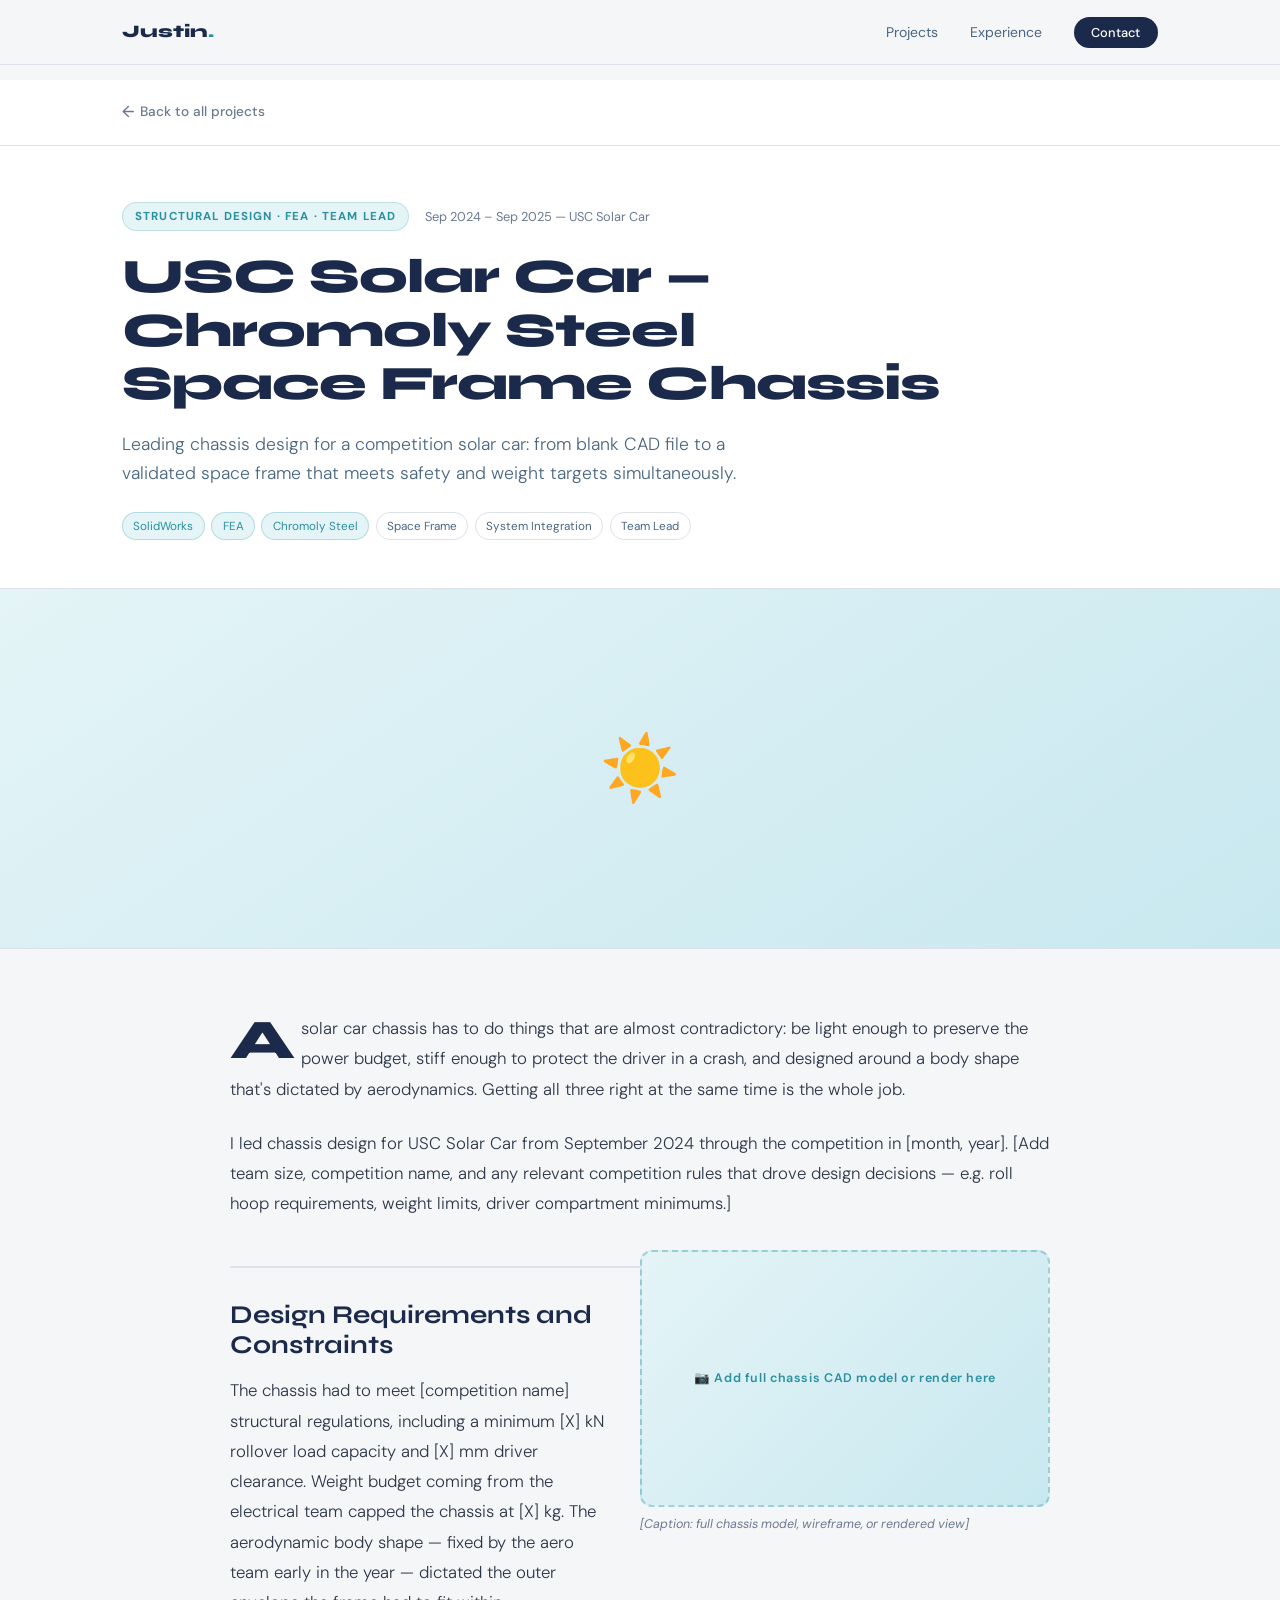
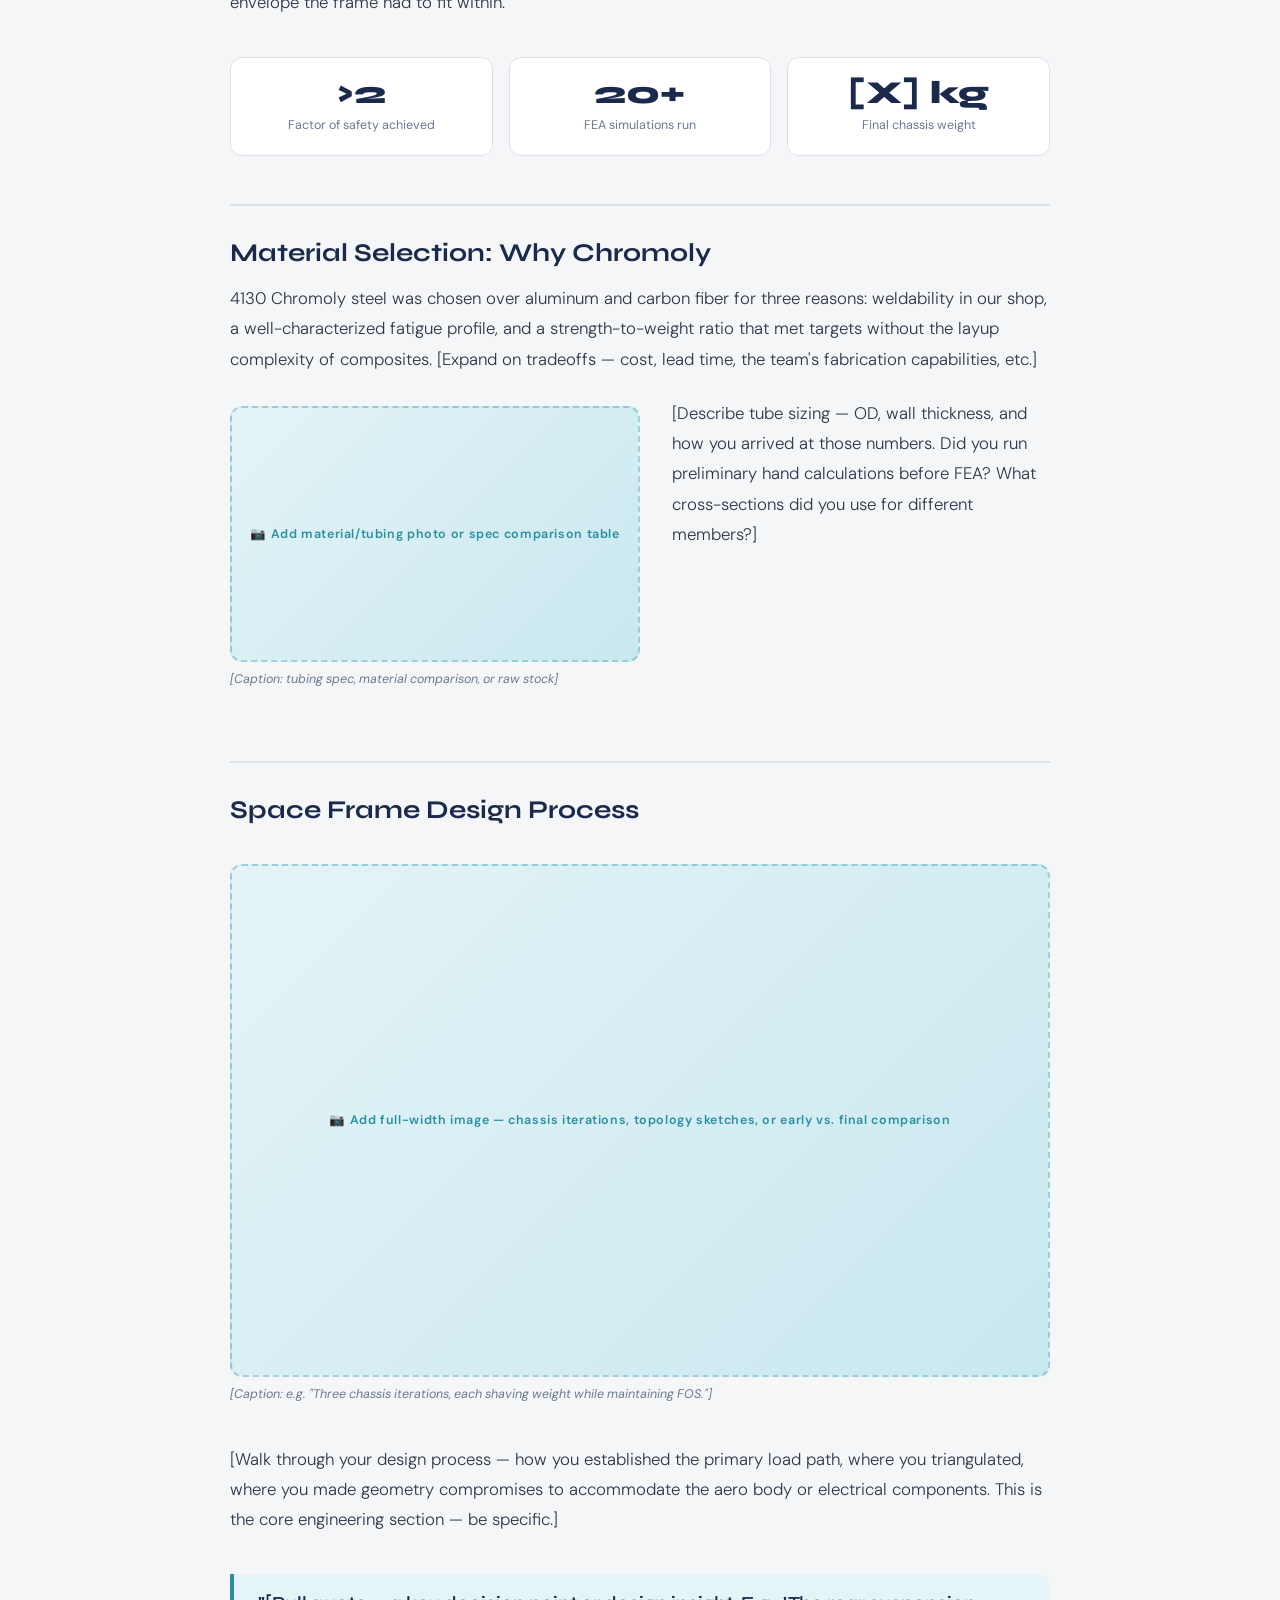
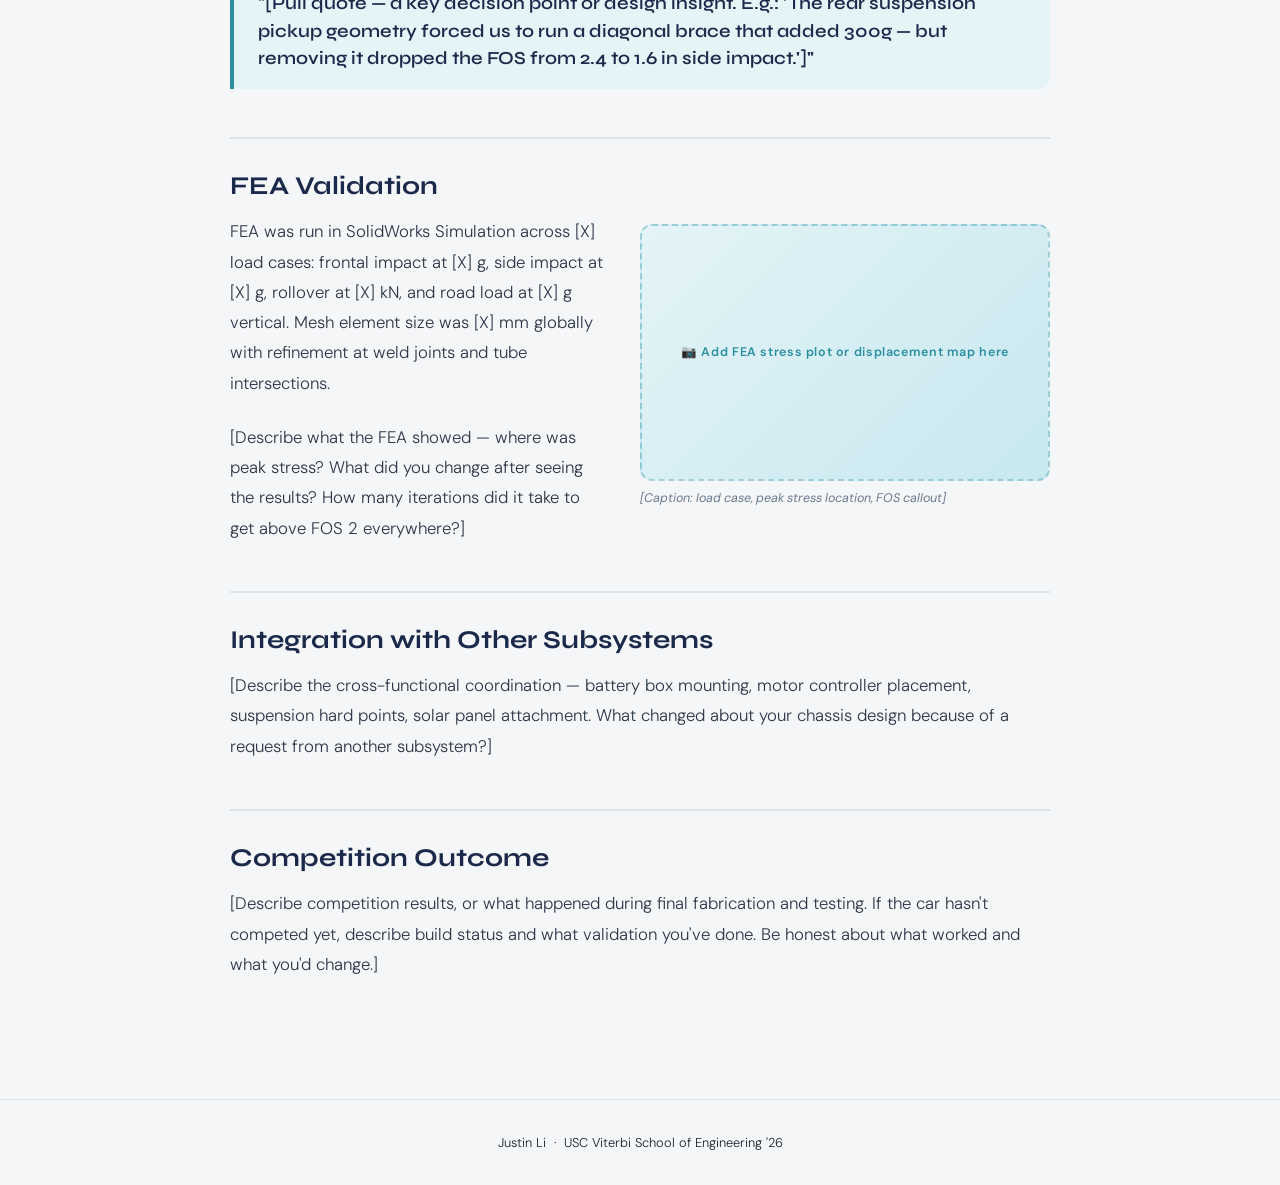
<file: projects/solar-car.html>
<!DOCTYPE html>
<html lang="en">
<head>
  <meta charset="UTF-8" />
  <meta name="viewport" content="width=device-width, initial-scale=1.0" />
  <title>USC Solar Car Chassis — Justin Li</title>
  <link rel="preconnect" href="https://fonts.googleapis.com" />
  <link rel="preconnect" href="https://fonts.gstatic.com" crossorigin />
  <link href="https://fonts.googleapis.com/css2?family=Syne:wght@400;500;600;700;800&family=DM+Sans:ital,opsz,wght@0,9..40,300;0,9..40,400;0,9..40,500;1,9..40,300&display=swap" rel="stylesheet" />
  <link rel="stylesheet" href="../style.css" />
  <link rel="stylesheet" href="project-style.css" />
</head>
<body class="project-page">

  <nav id="navbar">
    <div class="nav-inner">
      <a class="nav-logo" href="../index.html">Justin<span>.</span></a>
      <ul class="nav-links" id="navLinks">
        <li><a href="../index.html#projects">Projects</a></li>
        <li><a href="../index.html#experience">Experience</a></li>
        <li><a href="../index.html#contact" class="nav-cta">Contact</a></li>
      </ul>
      <div class="nav-toggle" id="navToggle"><span></span><span></span><span></span></div>
    </div>
  </nav>

  <div class="back-bar">
    <div class="container">
      <a href="../index.html#projects" class="back-link">Back to all projects</a>
    </div>
  </div>

  <div class="article-header">
    <div class="container">
      <div class="article-meta">
        <span class="article-category">Structural Design · FEA · Team Lead</span>
        <span class="article-date">Sep 2024 – Sep 2025 — USC Solar Car</span>
      </div>
      <h1 class="article-title">USC Solar Car — Chromoly Steel Space Frame Chassis</h1>
      <p class="article-subtitle">Leading chassis design for a competition solar car: from blank CAD file to a validated space frame that meets safety and weight targets simultaneously.</p>
      <div class="article-tags">
        <span class="tag teal">SolidWorks</span>
        <span class="tag teal">FEA</span>
        <span class="tag teal">Chromoly Steel</span>
        <span class="tag">Space Frame</span>
        <span class="tag">System Integration</span>
        <span class="tag">Team Lead</span>
      </div>
    </div>
  </div>

  <!--
    HERO IMAGE — replace this with:
    <img src="../images/solar-car-hero.jpg" alt="Solar car chassis" class="article-hero-image" />
  -->
  <div class="article-hero-placeholder">☀️</div>

  <div class="article-body">
    <div class="container">
      <div class="article-content">

        <p class="lead-paragraph">
          <!-- EDIT: Opening — set the stakes. What makes a solar car chassis hard? What were the competing constraints? -->
          A solar car chassis has to do things that are almost contradictory: be light enough to preserve the power budget, stiff enough to protect the driver in a crash, and designed around a body shape that's dictated by aerodynamics. Getting all three right at the same time is the whole job.
        </p>

        <p>
          <!-- EDIT: Your role, team size, timeline. -->
          I led chassis design for USC Solar Car from September 2024 through the competition in [month, year]. [Add team size, competition name, and any relevant competition rules that drove design decisions — e.g. roll hoop requirements, weight limits, driver compartment minimums.]
        </p>

        <!-- IMAGE: right float -->
        <figure class="img-right">
          <!--
            Replace with: <img src="../images/solar-car-overview.jpg" alt="Full chassis model" />
          -->
          <div class="img-placeholder">📷 Add full chassis CAD model or render here</div>
          <figcaption>[Caption: full chassis model, wireframe, or rendered view]</figcaption>
        </figure>

        <h2>Design Requirements and Constraints</h2>

        <p>
          <!-- EDIT: What were the hard requirements? Competition rules, safety standards, weight budget, packaging constraints from aero body? -->
          The chassis had to meet [competition name] structural regulations, including a minimum [X] kN rollover load capacity and [X] mm driver clearance. Weight budget coming from the electrical team capped the chassis at [X] kg. The aerodynamic body shape — fixed by the aero team early in the year — dictated the outer envelope the frame had to fit within.
        </p>

        <div class="stats-row">
          <div class="stat-box">
            <div class="num">&gt;2</div>
            <div class="desc">Factor of safety achieved</div>
          </div>
          <div class="stat-box">
            <div class="num">20+</div>
            <div class="desc">FEA simulations run</div>
          </div>
          <div class="stat-box">
            <div class="num">[X] kg</div>
            <div class="desc">Final chassis weight</div>
          </div>
          <!-- EDIT: Replace the last stat with your real number -->
        </div>

        <h2>Material Selection: Why Chromoly</h2>

        <p>
          <!-- EDIT: Walk through the material selection decision. Why Chromoly over aluminum, carbon fiber, mild steel? -->
          4130 Chromoly steel was chosen over aluminum and carbon fiber for three reasons: weldability in our shop, a well-characterized fatigue profile, and a strength-to-weight ratio that met targets without the layup complexity of composites. [Expand on tradeoffs — cost, lead time, the team's fabrication capabilities, etc.]
        </p>

        <!-- IMAGE: left float -->
        <figure class="img-left">
          <!--
            Replace with: <img src="../images/solar-car-tubing.jpg" alt="Chromoly tubing layout" />
          -->
          <div class="img-placeholder">📷 Add material/tubing photo or spec comparison table</div>
          <figcaption>[Caption: tubing spec, material comparison, or raw stock]</figcaption>
        </figure>

        <p>
          <!-- EDIT: Tube sizing, wall thickness decisions. -->
          [Describe tube sizing — OD, wall thickness, and how you arrived at those numbers. Did you run preliminary hand calculations before FEA? What cross-sections did you use for different members?]
        </p>

        <div class="clearfix"></div>

        <h2>Space Frame Design Process</h2>

        <!-- IMAGE: full width — good for showing chassis evolution or multiple design iterations -->
        <figure class="img-center">
          <!--
            Replace with: <img src="../images/solar-car-iterations.jpg" alt="Chassis design iterations" />
          -->
          <div class="img-placeholder">📷 Add full-width image — chassis iterations, topology sketches, or early vs. final comparison</div>
          <figcaption>[Caption: e.g. "Three chassis iterations, each shaving weight while maintaining FOS."]</figcaption>
        </figure>

        <p>
          <!-- EDIT: How did you approach the space frame topology? What load paths were you designing for? How did aerodynamic and driver packaging constraints shape the geometry? -->
          [Walk through your design process — how you established the primary load path, where you triangulated, where you made geometry compromises to accommodate the aero body or electrical components. This is the core engineering section — be specific.]
        </p>

        <div class="pullquote">
          <p>"[Pull quote — a key decision point or design insight. E.g.: 'The rear suspension pickup geometry forced us to run a diagonal brace that added 300g — but removing it dropped the FOS from 2.4 to 1.6 in side impact.']"</p>
        </div>

        <h2>FEA Validation</h2>

        <!-- IMAGE: right float — FEA stress plot -->
        <figure class="img-right">
          <!--
            Replace with: <img src="../images/solar-car-fea.jpg" alt="FEA stress plot" />
          -->
          <div class="img-placeholder">📷 Add FEA stress plot or displacement map here</div>
          <figcaption>[Caption: load case, peak stress location, FOS callout]</figcaption>
        </figure>

        <p>
          <!-- EDIT: Describe your FEA setup — load cases, boundary conditions, mesh settings. -->
          FEA was run in SolidWorks Simulation across [X] load cases: frontal impact at [X] g, side impact at [X] g, rollover at [X] kN, and road load at [X] g vertical. Mesh element size was [X] mm globally with refinement at weld joints and tube intersections.
        </p>

        <p>
          <!-- EDIT: Results from FEA — where was the critical point? How did you iterate based on FEA results? -->
          [Describe what the FEA showed — where was peak stress? What did you change after seeing the results? How many iterations did it take to get above FOS 2 everywhere?]
        </p>

        <h2>Integration with Other Subsystems</h2>

        <p>
          <!-- EDIT: How did you coordinate with electrical and mechanical teams? What compromises had to be made? -->
          [Describe the cross-functional coordination — battery box mounting, motor controller placement, suspension hard points, solar panel attachment. What changed about your chassis design because of a request from another subsystem?]
        </p>

        <h2>Competition Outcome</h2>

        <p>
          <!-- EDIT: How did the car actually perform? What did you learn? -->
          [Describe competition results, or what happened during final fabrication and testing. If the car hasn't competed yet, describe build status and what validation you've done. Be honest about what worked and what you'd change.]
        </p>

      </div>
    </div>
  </div>

  <footer>
    <p>Justin Li &nbsp;·&nbsp; USC Viterbi School of Engineering '26</p>
  </footer>

  <script>
    const navbar = document.getElementById('navbar');
    window.addEventListener('scroll', () => navbar.classList.toggle('scrolled', window.scrollY > 20));
    const toggle = document.getElementById('navToggle');
    const navLinks = document.getElementById('navLinks');
    toggle.addEventListener('click', () => navLinks.classList.toggle('open'));
    navLinks.querySelectorAll('a').forEach(l => l.addEventListener('click', () => navLinks.classList.remove('open')));
  </script>

</body>
</html>
</file>
<file: style.css>
/* ============================================================
   TOKENS
============================================================ */
:root {
  --bg:        #F5F6F8;
  --surface:   #FFFFFF;
  --navy:      #1B2A4A;
  --teal:      #2A8FA0;
  --teal-lt:   #E4F4F7;
  --slate:     #4A6680;
  --text:      #1A202C;
  --muted:     #6B7A90;
  --border:    #DDE2EA;
  --radius:    12px;
  --shadow:    0 2px 12px rgba(27,42,74,0.07);
  --shadow-lg: 0 8px 32px rgba(27,42,74,0.12);
  --transition: 0.25s cubic-bezier(0.4, 0, 0.2, 1);
}

/* ============================================================
   RESET & BASE
============================================================ */
*, *::before, *::after { box-sizing: border-box; margin: 0; padding: 0; }
html { scroll-behavior: smooth; font-size: 16px; }
body {
  font-family: 'DM Sans', sans-serif;
  background: var(--bg);
  color: var(--text);
  line-height: 1.65;
  -webkit-font-smoothing: antialiased;
}
img { max-width: 100%; display: block; }
a { color: inherit; text-decoration: none; }
ul { list-style: none; }

/* ============================================================
   TYPOGRAPHY
============================================================ */
h1, h2, h3, h4 {
  font-family: 'Syne', sans-serif;
  line-height: 1.15;
  color: var(--navy);
}
h1 { font-size: clamp(2.2rem, 5vw, 3.6rem); font-weight: 800; letter-spacing: -0.02em; }
h2 { font-size: clamp(1.5rem, 3vw, 2.2rem); font-weight: 700; }
h3 { font-size: 1.1rem; font-weight: 600; }
h4 { font-size: 0.85rem; font-weight: 600; letter-spacing: 0.08em; text-transform: uppercase; color: var(--teal); }
p  { font-weight: 300; color: var(--text); }

.label {
  font-family: 'Syne', sans-serif;
  font-size: 0.75rem;
  font-weight: 600;
  letter-spacing: 0.1em;
  text-transform: uppercase;
  color: var(--teal);
  display: block;
  margin-bottom: 0.5rem;
}

/* ============================================================
   LAYOUT
============================================================ */
.container { max-width: 1100px; margin: 0 auto; padding: 0 2rem; }
.section   { padding: 5rem 0; }

/* ============================================================
   NAV
============================================================ */
nav {
  position: fixed;
  top: 0; left: 0; right: 0;
  z-index: 100;
  background: rgba(245,246,248,0.92);
  backdrop-filter: blur(12px);
  -webkit-backdrop-filter: blur(12px);
  border-bottom: 1px solid var(--border);
  transition: box-shadow var(--transition);
}
nav.scrolled { box-shadow: var(--shadow); }
.nav-inner {
  max-width: 1100px;
  margin: 0 auto;
  padding: 0 2rem;
  height: 64px;
  display: flex;
  align-items: center;
  justify-content: space-between;
}
.nav-logo {
  font-family: 'Syne', sans-serif;
  font-weight: 800;
  font-size: 1.1rem;
  color: var(--navy);
}
.nav-logo span { color: var(--teal); }
.nav-links { display: flex; gap: 2rem; align-items: center; }
.nav-links a { font-size: 0.875rem; color: var(--slate); transition: color var(--transition); }
.nav-links a:hover { color: var(--navy); }
.nav-cta {
  background: var(--navy) !important;
  color: #fff !important;
  padding: 0.45rem 1.1rem;
  border-radius: 100px;
  font-size: 0.8rem !important;
  font-weight: 500 !important;
  transition: background var(--transition) !important;
}
.nav-cta:hover { background: var(--teal) !important; }
.nav-toggle {
  display: none;
  flex-direction: column;
  gap: 5px;
  cursor: pointer;
  padding: 4px;
}
.nav-toggle span { display: block; width: 22px; height: 2px; background: var(--navy); border-radius: 2px; }

/* ============================================================
   BUTTONS
============================================================ */
.btn {
  display: inline-flex;
  align-items: center;
  gap: 0.4rem;
  padding: 0.65rem 1.4rem;
  border-radius: 100px;
  font-size: 0.875rem;
  font-weight: 500;
  transition: all var(--transition);
  cursor: pointer;
  font-family: 'DM Sans', sans-serif;
  border: 2px solid transparent;
}
.btn-primary { background: var(--navy); color: #fff; border-color: var(--navy); }
.btn-primary:hover { background: var(--teal); border-color: var(--teal); }
.btn-outline { background: transparent; color: var(--navy); border-color: var(--border); }
.btn-outline:hover { border-color: var(--navy); background: var(--surface); }
.btn-ghost { background: transparent; color: var(--teal); border-color: var(--teal-lt); }
.btn-ghost:hover { background: var(--teal-lt); }

/* ============================================================
   TAGS
============================================================ */
.tag {
  background: var(--surface);
  border: 1px solid var(--border);
  color: var(--slate);
  font-size: 0.73rem;
  padding: 0.2rem 0.65rem;
  border-radius: 100px;
  font-weight: 400;
}
.tag.teal {
  background: var(--teal-lt);
  border-color: rgba(42,143,160,0.25);
  color: var(--teal);
}

/* ============================================================
   FOOTER
============================================================ */
footer {
  text-align: center;
  padding: 2rem;
  font-size: 0.8rem;
  color: var(--muted);
  border-top: 1px solid var(--border);
}

/* ============================================================
   FADE-UP ANIMATION
============================================================ */
.fade-up {
  opacity: 0;
  transform: translateY(20px);
  transition: opacity 0.55s ease, transform 0.55s ease;
}
.fade-up.visible { opacity: 1; transform: translateY(0); }

/* ============================================================
   RESPONSIVE NAV
============================================================ */
@media (max-width: 600px) {
  .nav-links { display: none; }
  .nav-links.open {
    display: flex;
    flex-direction: column;
    position: fixed;
    top: 64px; left: 0; right: 0;
    background: var(--surface);
    padding: 1.5rem 2rem;
    border-bottom: 1px solid var(--border);
    box-shadow: var(--shadow-lg);
    gap: 1.2rem;
    z-index: 99;
  }
  .nav-toggle { display: flex; }
}
</file>
<file: projects/project-style.css>
/* ============================================================
   PROJECT ARTICLE PAGE STYLES
   Inherits tokens from ../style.css — link both stylesheets
============================================================ */

/* ============================================================
   PAGE LAYOUT
============================================================ */
.project-page { padding-top: 80px; }

/* ============================================================
   BACK BUTTON
============================================================ */
.back-bar {
  padding: 1.2rem 0;
  border-bottom: 1px solid var(--border);
  background: var(--surface);
}

.back-link {
  display: inline-flex;
  align-items: center;
  gap: 0.4rem;
  font-size: 0.85rem;
  color: var(--muted);
  font-weight: 500;
  transition: color var(--transition);
}

.back-link:hover { color: var(--teal); }
.back-link::before { content: '←'; font-size: 1rem; }

/* ============================================================
   ARTICLE HEADER
============================================================ */
.article-header {
  background: var(--surface);
  border-bottom: 1px solid var(--border);
  padding: 3.5rem 0 3rem;
}

.article-meta {
  display: flex;
  align-items: center;
  gap: 1rem;
  flex-wrap: wrap;
  margin-bottom: 1.2rem;
}

.article-category {
  font-size: 0.72rem;
  font-weight: 700;
  letter-spacing: 0.1em;
  text-transform: uppercase;
  color: var(--teal);
  background: var(--teal-lt);
  padding: 0.25rem 0.75rem;
  border-radius: 100px;
  border: 1px solid rgba(42,143,160,0.2);
}

.article-date {
  font-size: 0.8rem;
  color: var(--muted);
}

.article-title {
  font-size: clamp(1.9rem, 4vw, 3rem);
  font-weight: 800;
  color: var(--navy);
  line-height: 1.12;
  margin-bottom: 1.2rem;
  max-width: 820px;
}

.article-subtitle {
  font-size: 1.1rem;
  color: var(--slate);
  font-weight: 300;
  line-height: 1.65;
  max-width: 680px;
  margin-bottom: 1.5rem;
}

.article-tags { display: flex; flex-wrap: wrap; gap: 0.4rem; }

/* ============================================================
   HERO IMAGE (full-width, below header)
============================================================ */
.article-hero-image {
  width: 100%;
  max-height: 520px;
  object-fit: cover;
  display: block;
  border-bottom: 1px solid var(--border);
}

/* Placeholder for hero image when none is provided */
.article-hero-placeholder {
  width: 100%;
  height: 360px;
  background: linear-gradient(145deg, var(--teal-lt), #C8E8EF);
  display: flex;
  align-items: center;
  justify-content: center;
  font-size: 4rem;
  border-bottom: 1px solid var(--border);
  color: var(--teal);
}

/* ============================================================
   ARTICLE BODY
============================================================ */
.article-body {
  padding: 4rem 0 6rem;
}

.article-content {
  max-width: 820px;
  margin: 0 auto;
}

/* ============================================================
   TYPOGRAPHY INSIDE ARTICLE
============================================================ */
.article-content p {
  font-size: 1.05rem;
  line-height: 1.8;
  color: #2D3748;
  margin-bottom: 1.5rem;
  font-weight: 300;
}

.article-content h2 {
  font-size: 1.6rem;
  font-weight: 700;
  color: var(--navy);
  margin: 3rem 0 1rem;
  padding-top: 2rem;
  border-top: 2px solid var(--border);
}

.article-content h2:first-child { border-top: none; padding-top: 0; margin-top: 0; }

.article-content h3 {
  font-size: 1.15rem;
  font-weight: 600;
  color: var(--navy);
  margin: 2rem 0 0.75rem;
}

/* Drop cap on first paragraph */
.article-content .lead-paragraph::first-letter {
  font-family: 'Syne', sans-serif;
  font-size: 3.5rem;
  font-weight: 800;
  color: var(--navy);
  float: left;
  line-height: 0.75;
  margin: 0.1em 0.1em 0 0;
}

/* ============================================================
   INLINE IMAGES
   Use these classes on <figure> elements throughout your article
============================================================ */

/* Image floated to the right, text wraps left */
figure.img-right {
  float: right;
  margin: 0.5rem 0 1.5rem 2rem;
  max-width: 420px;
  width: 50%;
}

/* Image floated to the left, text wraps right */
figure.img-left {
  float: left;
  margin: 0.5rem 2rem 1.5rem 0;
  max-width: 420px;
  width: 50%;
}

/* Full-width centered image — clears floats */
figure.img-center {
  clear: both;
  margin: 2.5rem 0;
  width: 100%;
}

/* Small image — about a third of the column */
figure.img-small {
  float: right;
  margin: 0.5rem 0 1.5rem 1.5rem;
  max-width: 260px;
  width: 35%;
}

/* Shared figure styles */
figure.img-right img,
figure.img-left img,
figure.img-center img,
figure.img-small img {
  width: 100%;
  border-radius: var(--radius);
  border: 1px solid var(--border);
  display: block;
  box-shadow: var(--shadow);
}

/* Caption */
figcaption {
  font-size: 0.78rem;
  color: var(--muted);
  margin-top: 0.5rem;
  line-height: 1.5;
  font-style: italic;
}

/* Image placeholder (remove when you add a real image) */
.img-placeholder {
  width: 100%;
  aspect-ratio: 16/10;
  background: linear-gradient(135deg, var(--teal-lt), #C8E8EF);
  border-radius: var(--radius);
  border: 2px dashed rgba(42,143,160,0.35);
  display: flex;
  flex-direction: column;
  align-items: center;
  justify-content: center;
  color: var(--teal);
  font-size: 0.78rem;
  font-weight: 600;
  letter-spacing: 0.05em;
  gap: 0.4rem;
}

.img-placeholder.tall { aspect-ratio: 4/5; }
.img-placeholder.square { aspect-ratio: 1/1; }

/* ============================================================
   CALLOUT / PULL QUOTE
============================================================ */
.pullquote {
  border-left: 4px solid var(--teal);
  padding: 1rem 1.5rem;
  margin: 2.5rem 0;
  background: var(--teal-lt);
  border-radius: 0 var(--radius) var(--radius) 0;
  clear: both;
}

.pullquote p {
  font-family: 'Syne', sans-serif;
  font-size: 1.15rem !important;
  font-weight: 600 !important;
  color: var(--navy) !important;
  line-height: 1.5 !important;
  margin: 0 !important;
}

/* ============================================================
   STATS ROW (highlight numbers inline)
============================================================ */
.stats-row {
  display: grid;
  grid-template-columns: repeat(auto-fit, minmax(140px, 1fr));
  gap: 1rem;
  margin: 2.5rem 0;
  clear: both;
}

.stat-box {
  background: var(--surface);
  border: 1px solid var(--border);
  border-radius: var(--radius);
  padding: 1.2rem;
  text-align: center;
}

.stat-box .num {
  font-family: 'Syne', sans-serif;
  font-size: 2rem;
  font-weight: 800;
  color: var(--navy);
  line-height: 1;
}

.stat-box .desc {
  font-size: 0.78rem;
  color: var(--muted);
  margin-top: 0.35rem;
}

/* ============================================================
   CLEARFIX (after floated images)
============================================================ */
.clearfix::after { content: ''; display: table; clear: both; }

/* ============================================================
   RESPONSIVE
============================================================ */
@media (max-width: 700px) {
  figure.img-right,
  figure.img-left,
  figure.img-small {
    float: none;
    width: 100%;
    max-width: 100%;
    margin: 1.5rem 0;
  }
  .article-content p { font-size: 1rem; }
}
</file>
